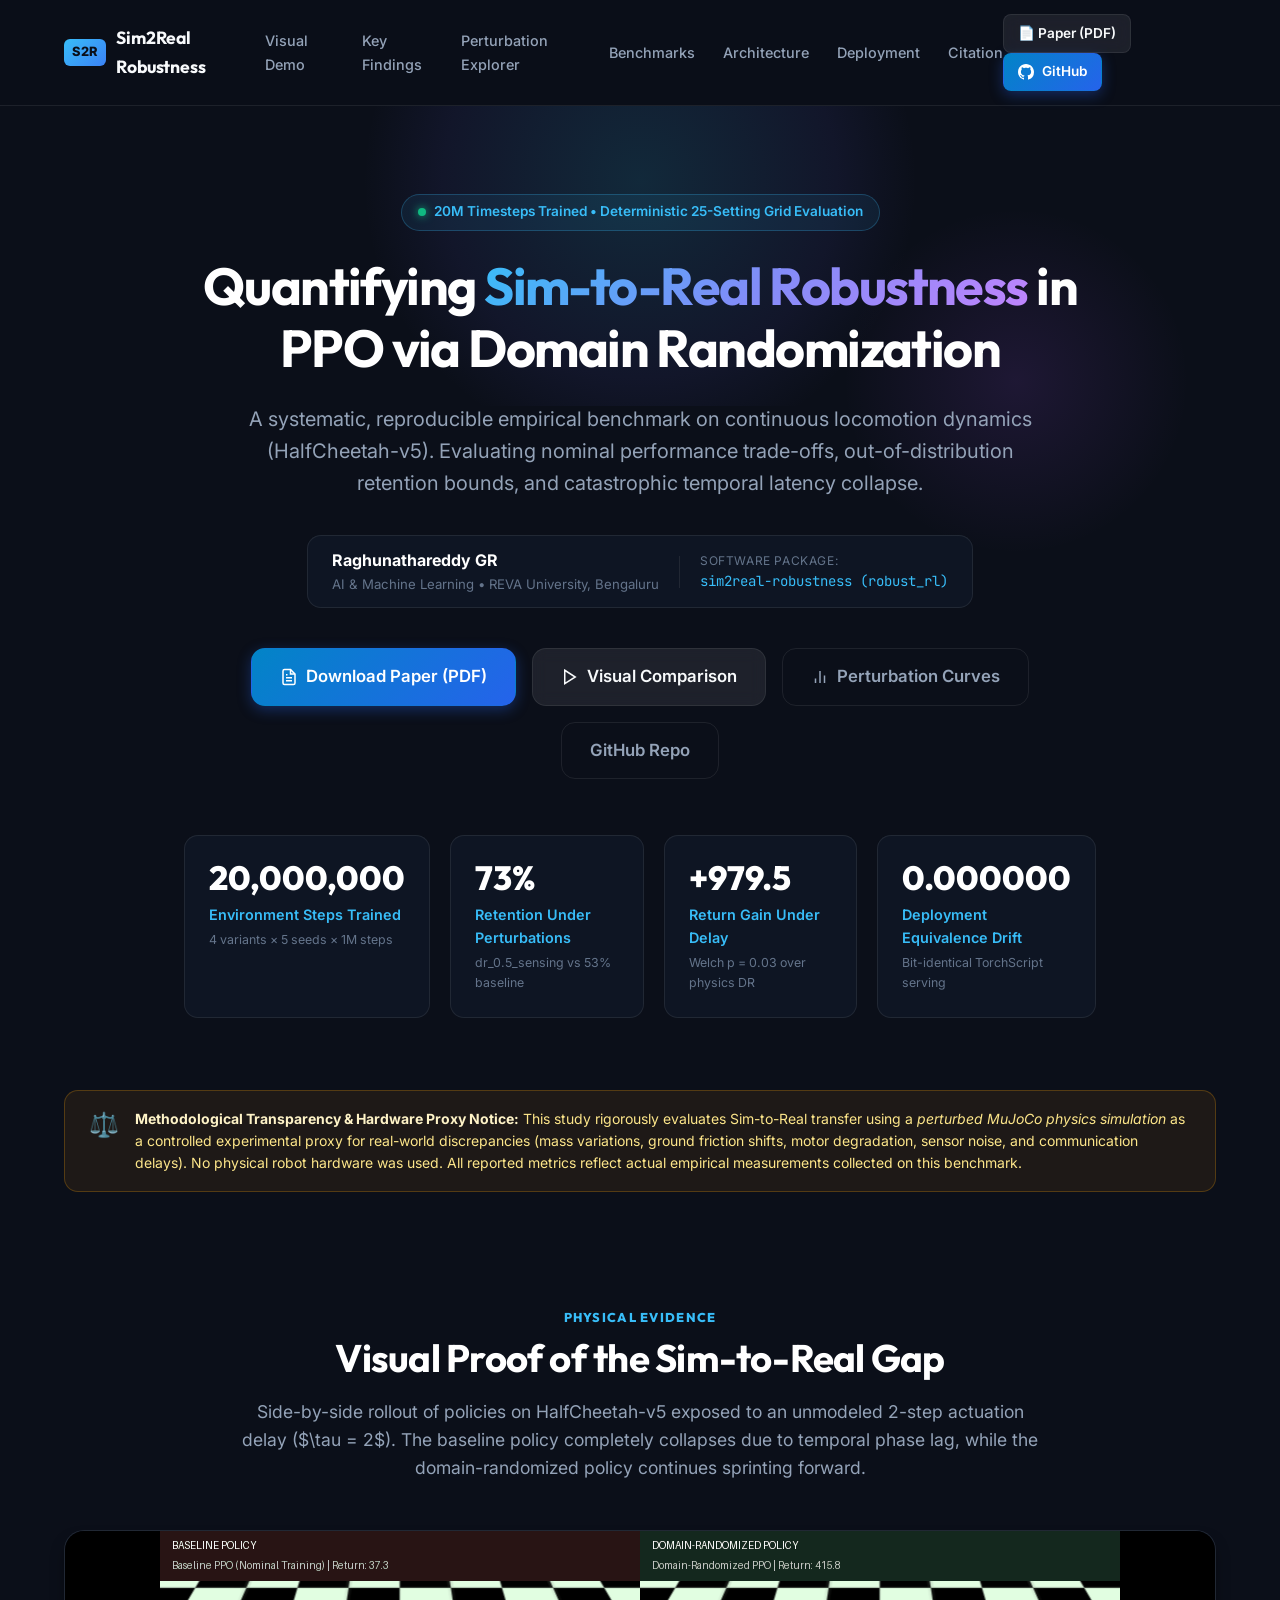
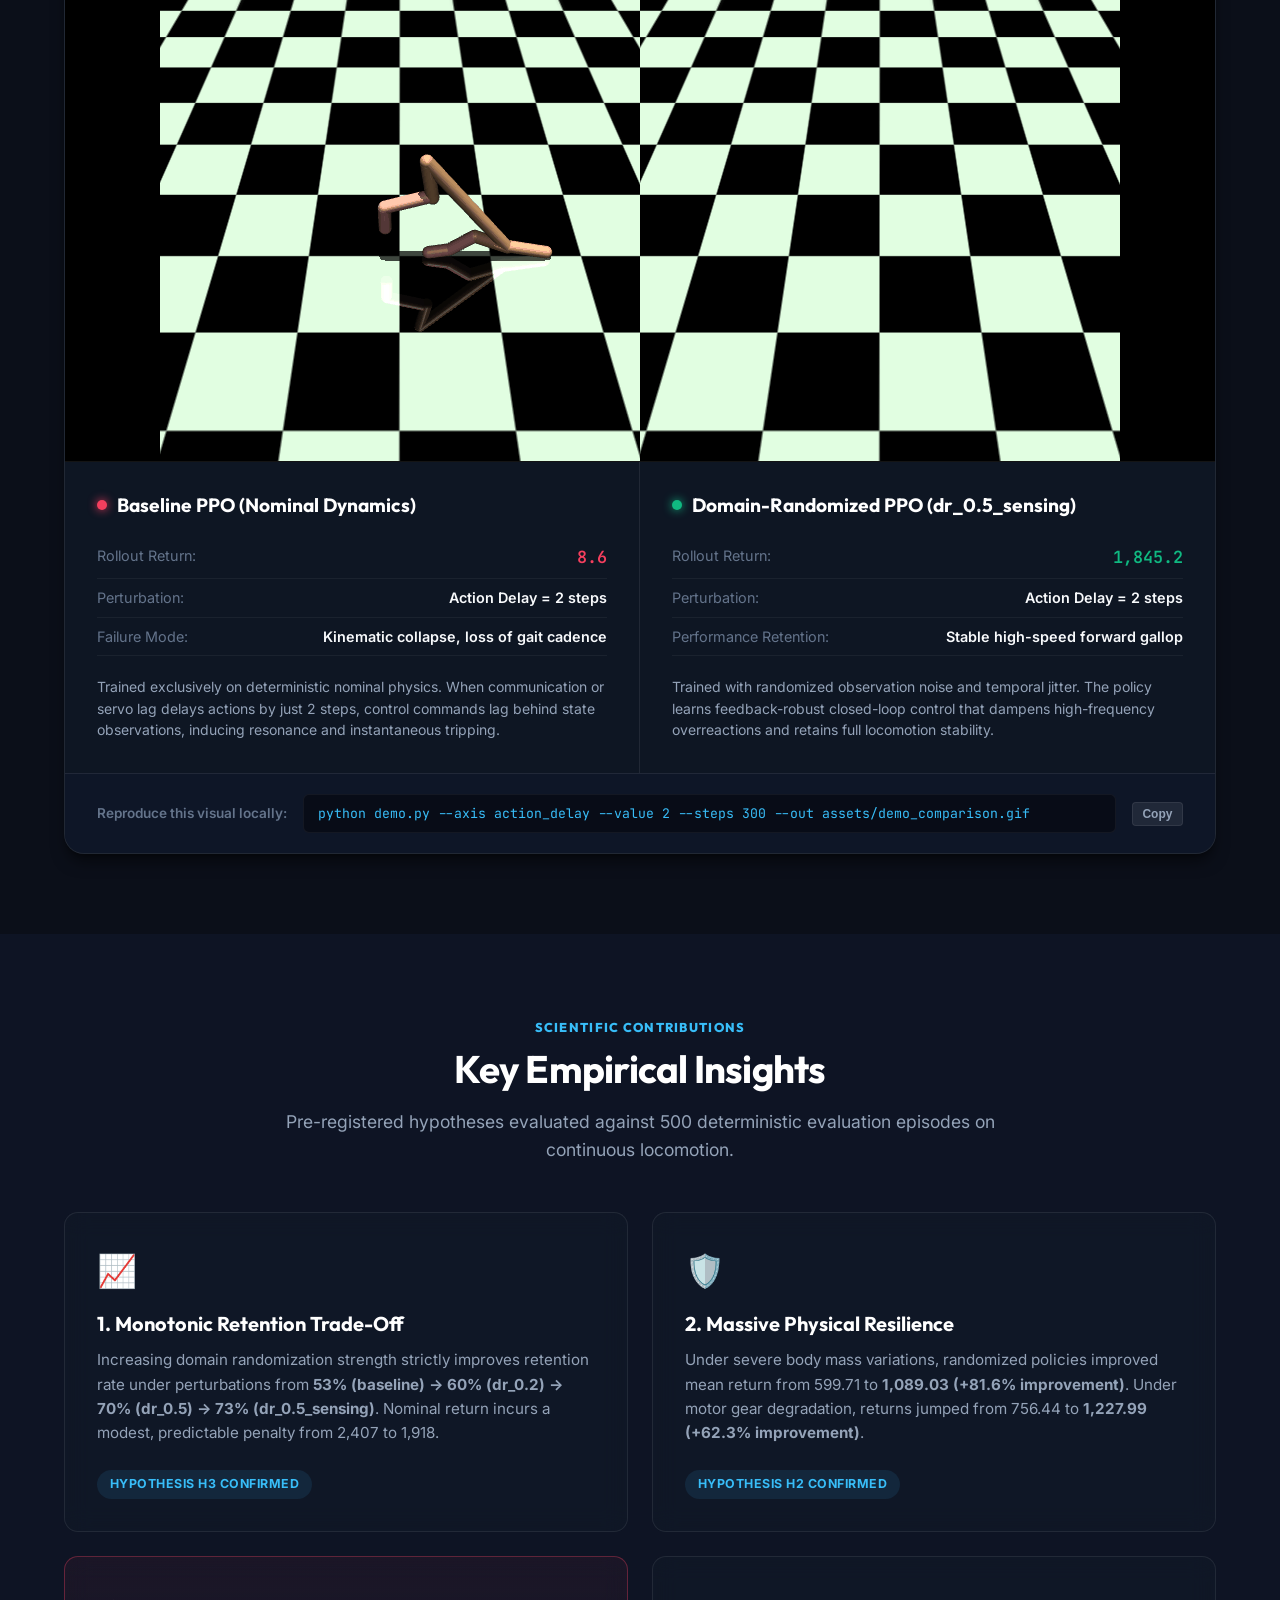
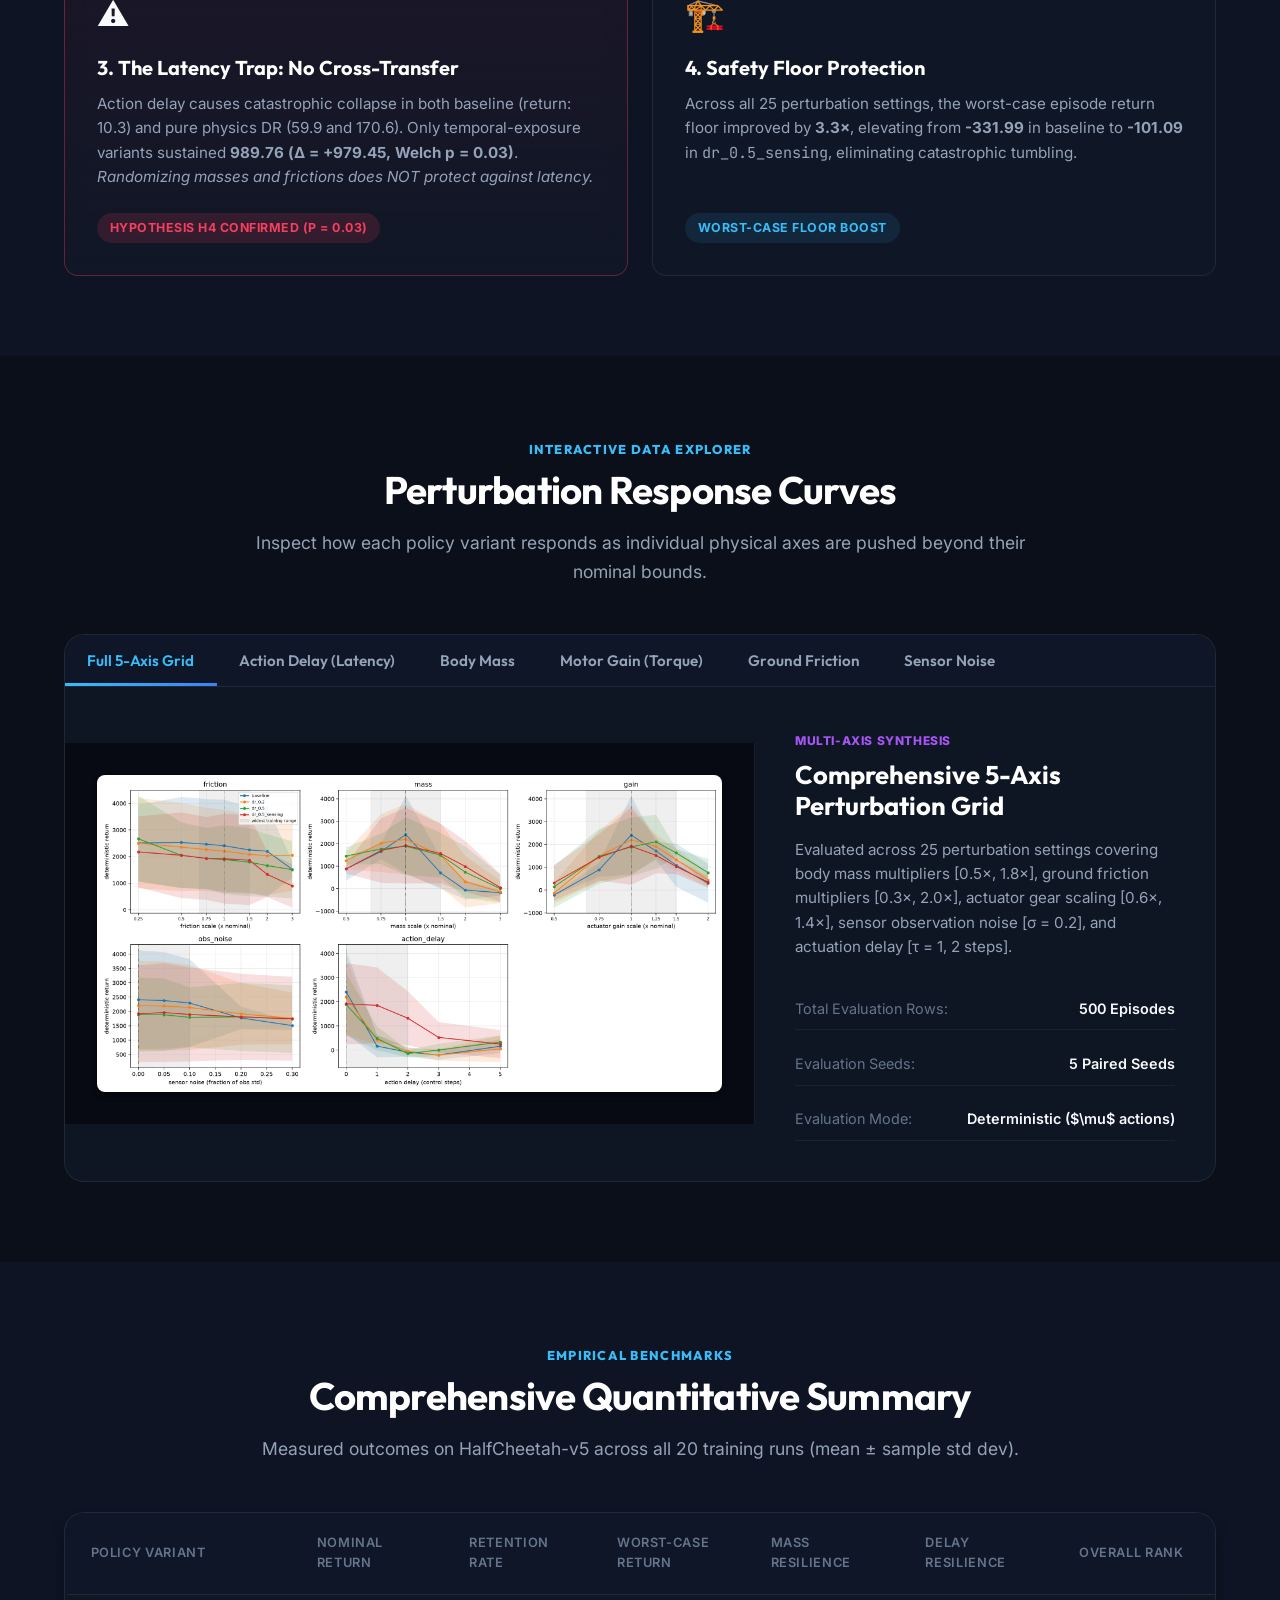
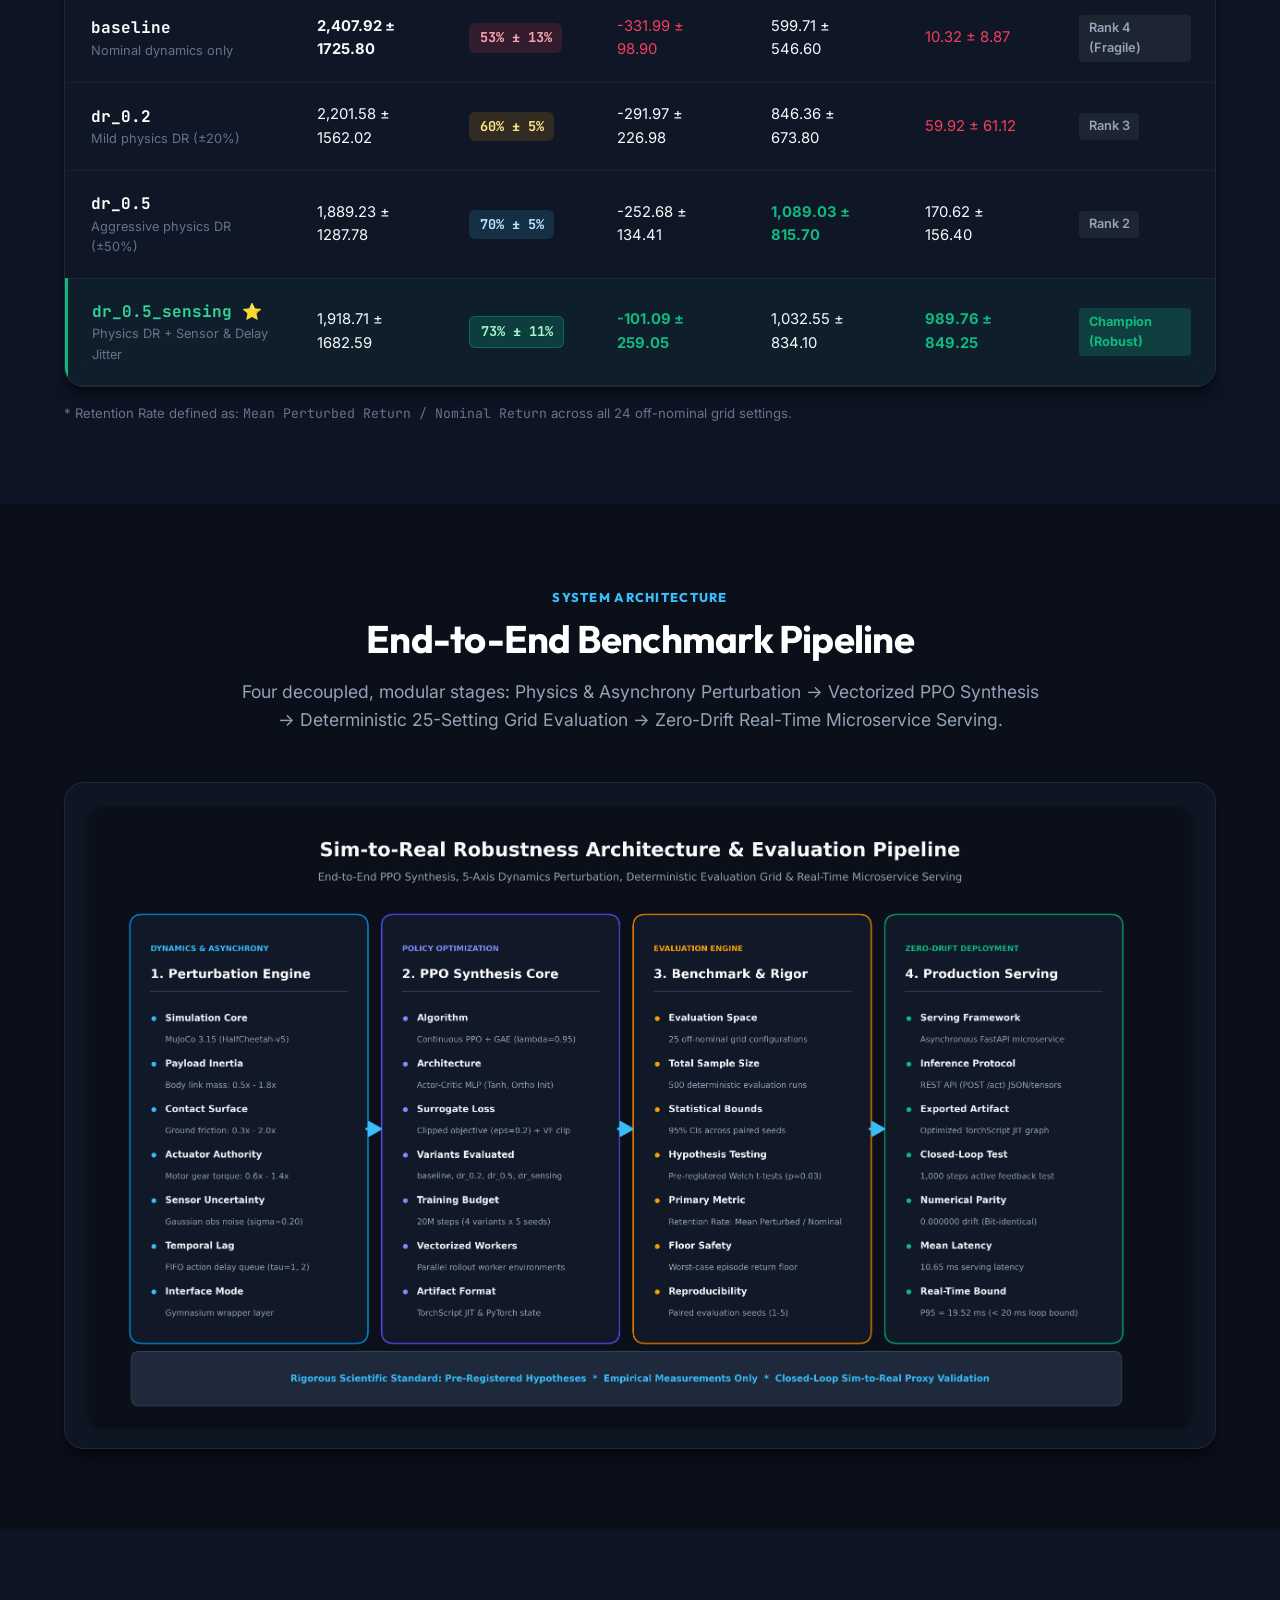
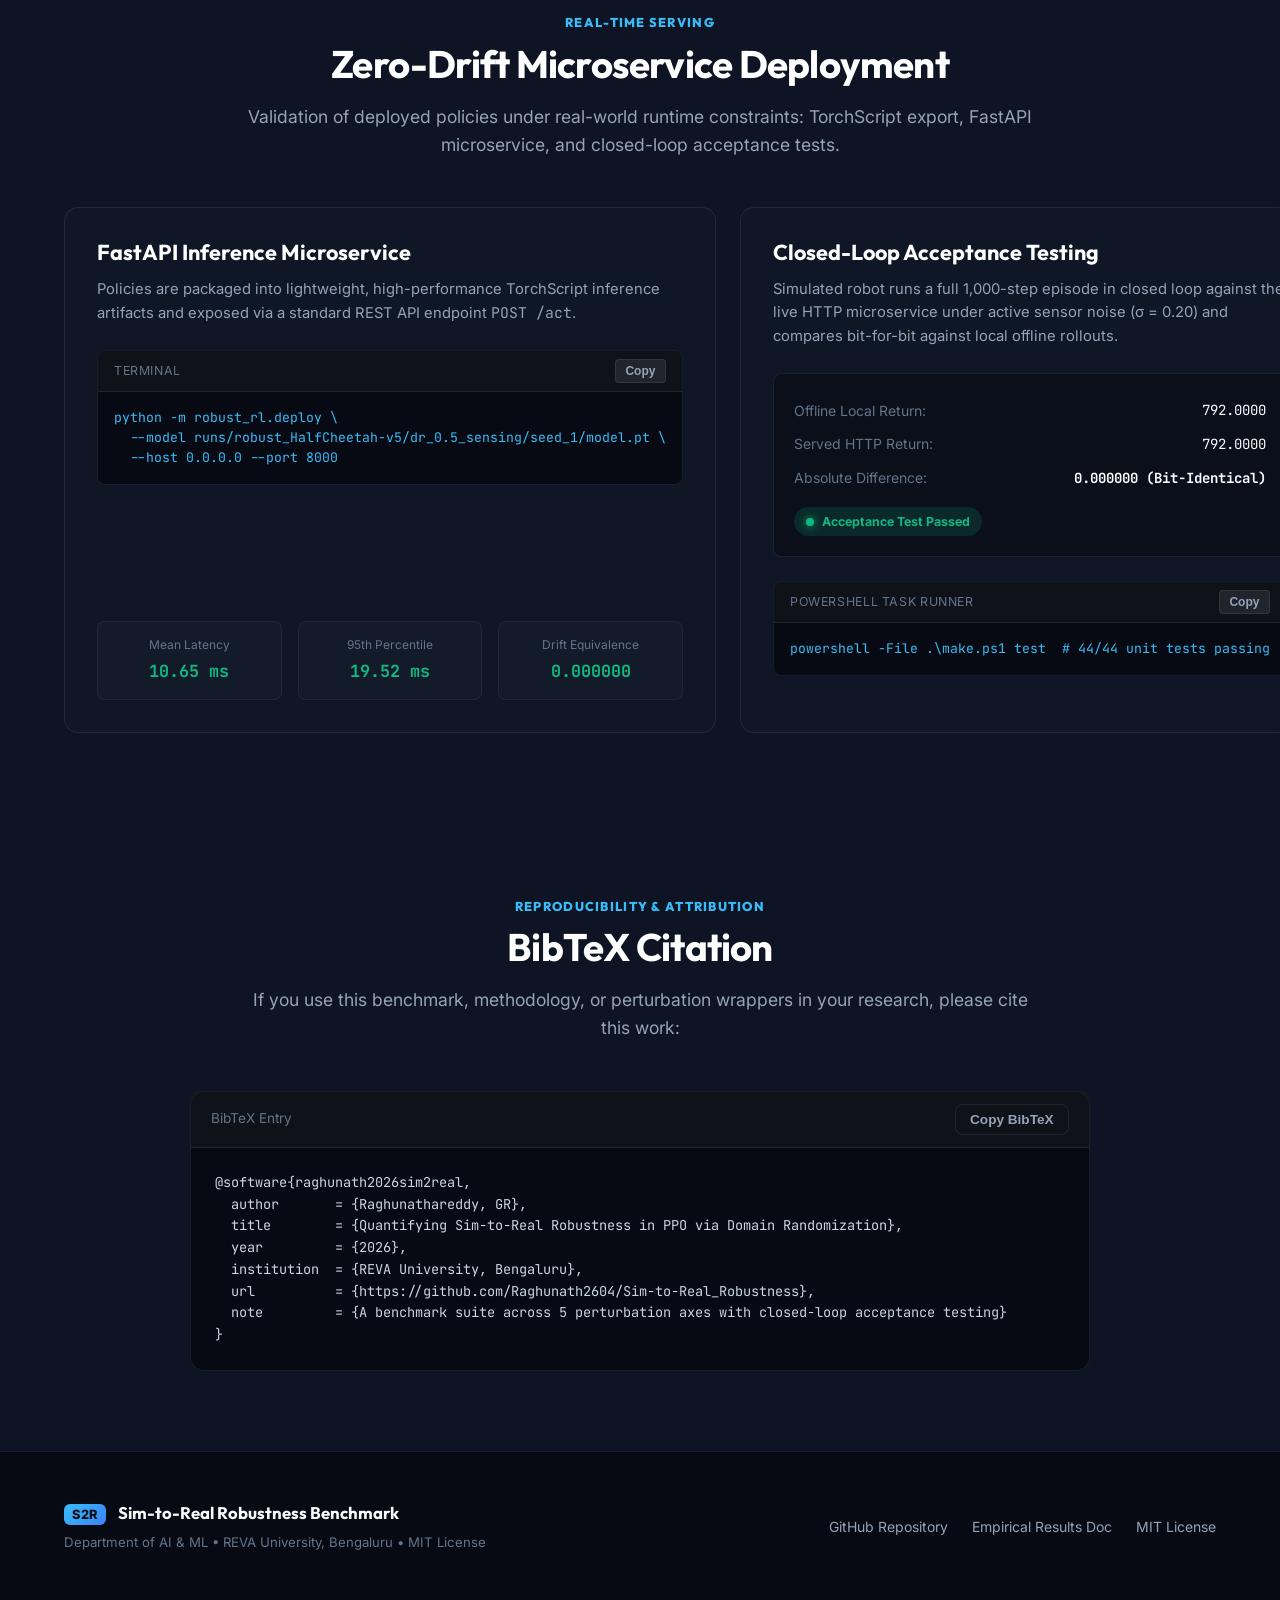
<file: index.html>
<!DOCTYPE html>
<html lang="en">
<head>
  <meta charset="UTF-8">
  <meta name="viewport" content="width=device-width, initial-scale=1.0">
  <title>Sim-to-Real Robustness in PPO | Domain Randomization Benchmark</title>
  
  <!-- SEO Meta Tags -->
  <meta name="description" content="Quantifying Sim-to-Real Robustness in Proximal Policy Optimization (PPO) via Domain Randomization. 20M step benchmark across 5 perturbation axes with zero-drift deployment.">
  <meta name="keywords" content="Reinforcement Learning, Sim-to-Real, Robotics, Domain Randomization, PPO, MuJoCo, HalfCheetah, Machine Learning Portfolio">
  <meta name="author" content="Raghunathareddy GR">
  
  <!-- OpenGraph / Social Cards -->
  <meta property="og:title" content="Quantifying Sim-to-Real Robustness in PPO via Domain Randomization">
  <meta property="og:description" content="A rigorous empirical benchmark on HalfCheetah-v5 evaluating retention trade-offs, catastrophic latency collapse, and zero-drift deployment.">
  <meta property="og:type" content="website">
  <meta property="og:url" content="https://sim-to-real-robustness-plum.vercel.app/">
  <meta property="og:image" content="assets/demo_comparison.gif">
  
  <!-- Google Fonts -->
  <link rel="preconnect" href="https://fonts.googleapis.com">
  <link rel="preconnect" href="https://fonts.gstatic.com" crossorigin>
  <link href="https://fonts.googleapis.com/css2?family=Inter:wght@300;400;500;600;700&family=JetBrains+Mono:wght@400;500;600&family=Outfit:wght@400;500;600;700;800&display=swap" rel="stylesheet">
  
  <!-- Stylesheet -->
  <link rel="stylesheet" href="index.css">
</head>
<body>
  <!-- Navigation Header -->
  <header class="navbar" id="navbar">
    <div class="nav-container">
      <a href="#hero" class="nav-brand">
        <span class="brand-badge">S2R</span>
        <span class="brand-text">Sim2Real Robustness</span>
      </a>
      <nav class="nav-links">
        <a href="#demo" class="nav-link">Visual Demo</a>
        <a href="#findings" class="nav-link">Key Findings</a>
        <a href="#explorer" class="nav-link">Perturbation Explorer</a>
        <a href="#benchmarks" class="nav-link">Benchmarks</a>
        <a href="#architecture" class="nav-link">Architecture</a>
        <a href="#deployment" class="nav-link">Deployment</a>
        <a href="#citation" class="nav-link">Citation</a>
      </nav>
      <div class="nav-actions">
        <a href="paper/paper.pdf" target="_blank" class="btn btn-secondary btn-sm">
          <span>📄 Paper (PDF)</span>
        </a>
        <a href="https://github.com/Raghunath2604/Sim-to-Real_Robustness" target="_blank" rel="noopener" class="btn btn-primary btn-sm">
          <svg class="icon" viewBox="0 0 24 24" width="16" height="16" fill="currentColor">
            <path d="M12 0C5.37 0 0 5.37 0 12c0 5.31 3.435 9.795 8.205 11.385.6.105.825-.255.825-.57 0-.285-.015-1.23-.015-2.235-3.015.555-3.795-.735-4.035-1.41-.135-.345-.72-1.41-1.23-1.695-.42-.225-1.02-.78-.015-.795.945-.015 1.62.87 1.845 1.23 1.08 1.815 2.805 1.305 3.495.99.105-.78.42-1.305.765-1.605-2.67-.3-5.46-1.335-5.46-5.925 0-1.305.465-2.385 1.23-3.225-.12-.3-.54-1.53.12-3.18 0 0 1.005-.315 3.3 1.23.96-.27 1.98-.405 3-.405s2.04.135 3 .405c2.295-1.56 3.3-1.23 3.3-1.23.66 1.65.24 2.88.12 3.18.765.84 1.23 1.905 1.23 3.225 0 4.605-2.805 5.625-5.475 5.925.435.375.81 1.095.81 2.22 0 1.605-.015 2.895-.015 3.3 0 .315.225.69.825.57A12.02 12.02 0 0024 12c0-6.63-5.37-12-12-12z"/>
          </svg>
          <span>GitHub</span>
        </a>
      </div>
    </div>
  </header>

  <!-- Hero Section -->
  <section class="hero-section" id="hero">
    <div class="hero-glow-1"></div>
    <div class="hero-glow-2"></div>
    <div class="container hero-content">
      
      <div class="hero-badge-wrap">
        <span class="pill-badge pill-pulse">
          <span class="status-dot"></span>
          20M Timesteps Trained &bull; Deterministic 25-Setting Grid Evaluation
        </span>
      </div>

      <h1 class="hero-title">
        Quantifying <span class="gradient-text">Sim-to-Real Robustness</span> in PPO via Domain Randomization
      </h1>

      <p class="hero-subtitle">
        A systematic, reproducible empirical benchmark on continuous locomotion dynamics (HalfCheetah-v5). Evaluating nominal performance trade-offs, out-of-distribution retention bounds, and catastrophic temporal latency collapse.
      </p>

      <!-- Author and Meta Info -->
      <div class="author-card">
        <div class="author-info">
          <span class="author-name">Raghunathareddy GR</span>
          <span class="author-role">AI & Machine Learning &bull; REVA University, Bengaluru</span>
        </div>
        <div class="author-divider"></div>
        <div class="package-info">
          <span class="pkg-title">Software Package:</span>
          <code class="pkg-code">sim2real-robustness (robust_rl)</code>
        </div>
      </div>

      <!-- Quick Action Buttons -->
      <div class="hero-actions">
        <a href="paper/paper.pdf" target="_blank" class="btn btn-primary btn-lg">
          <svg class="icon" viewBox="0 0 24 24" width="18" height="18" fill="none" stroke="currentColor" stroke-width="2">
            <path d="M14 2H6a2 2 0 0 0-2 2v16a2 2 0 0 0 2 2h12a2 2 0 0 0 2-2V8z"></path>
            <polyline points="14 2 14 8 20 8"></polyline>
            <line x1="16" y1="13" x2="8" y2="13"></line>
            <line x1="16" y1="17" x2="8" y2="17"></line>
            <polyline points="10 9 9 9 8 9"></polyline>
          </svg>
          Download Paper (PDF)
        </a>
        <a href="#demo" class="btn btn-secondary btn-lg">
          <svg class="icon" viewBox="0 0 24 24" width="18" height="18" fill="none" stroke="currentColor" stroke-width="2">
            <polygon points="5 3 19 12 5 21 5 3"></polygon>
          </svg>
          Visual Comparison
        </a>
        <a href="#explorer" class="btn btn-outline btn-lg">
          <svg class="icon" viewBox="0 0 24 24" width="18" height="18" fill="none" stroke="currentColor" stroke-width="2">
            <line x1="18" y1="20" x2="18" y2="10"></line>
            <line x1="12" y1="20" x2="12" y2="4"></line>
            <line x1="6" y1="20" x2="6" y2="14"></line>
          </svg>
          Perturbation Curves
        </a>
        <a href="https://github.com/Raghunath2604/Sim-to-Real_Robustness" target="_blank" rel="noopener" class="btn btn-outline btn-lg">
          GitHub Repo
        </a>
      </div>


      <!-- Metric Highlights Strip -->
      <div class="metrics-grid">
        <div class="metric-card">
          <span class="metric-value">20,000,000</span>
          <span class="metric-label">Environment Steps Trained</span>
          <span class="metric-sub">4 variants &times; 5 seeds &times; 1M steps</span>
        </div>
        <div class="metric-card">
          <span class="metric-value">73%</span>
          <span class="metric-label">Retention Under Perturbations</span>
          <span class="metric-sub">dr_0.5_sensing vs 53% baseline</span>
        </div>
        <div class="metric-card">
          <span class="metric-value">+979.5</span>
          <span class="metric-label">Return Gain Under Delay</span>
          <span class="metric-sub">Welch p = 0.03 over physics DR</span>
        </div>
        <div class="metric-card">
          <span class="metric-value">0.000000</span>
          <span class="metric-label">Deployment Equivalence Drift</span>
          <span class="metric-sub">Bit-identical TorchScript serving</span>
        </div>
      </div>

    </div>
  </section>

  <!-- Scientific Disclaimer Alert -->
  <section class="disclaimer-section">
    <div class="container">
      <div class="disclaimer-banner">
        <div class="disclaimer-icon">⚖️</div>
        <div class="disclaimer-content">
          <strong>Methodological Transparency & Hardware Proxy Notice:</strong>
          This study rigorously evaluates Sim-to-Real transfer using a <em>perturbed MuJoCo physics simulation</em> as a controlled experimental proxy for real-world discrepancies (mass variations, ground friction shifts, motor degradation, sensor noise, and communication delays). No physical robot hardware was used. All reported metrics reflect actual empirical measurements collected on this benchmark.
        </div>
      </div>
    </div>
  </section>

  <!-- Section 1: Visual Demonstration -->
  <section class="section" id="demo">
    <div class="container">
      <div class="section-header">
        <span class="section-tag">PHYSICAL EVIDENCE</span>
        <h2 class="section-title">Visual Proof of the Sim-to-Real Gap</h2>
        <p class="section-desc">
          Side-by-side rollout of policies on HalfCheetah-v5 exposed to an unmodeled 2-step actuation delay ($\tau = 2$). The baseline policy completely collapses due to temporal phase lag, while the domain-randomized policy continues sprinting forward.
        </p>
      </div>

      <div class="demo-display-card">
        <div class="demo-media-wrap">
          <img src="assets/demo_comparison.gif" alt="Side-by-side comparison of baseline PPO vs Domain Randomized PPO under actuation delay" class="demo-gif" id="demo-media-img" loading="lazy">
        </div>
        
        <div class="demo-telemetry">
          <div class="telemetry-col telemetry-baseline">
            <div class="telemetry-header">
              <span class="telemetry-dot dot-red"></span>
              <h3>Baseline PPO (Nominal Dynamics)</h3>
            </div>
            <div class="telemetry-stat">
              <span class="t-label">Rollout Return:</span>
              <span class="t-value t-danger">8.6</span>
            </div>
            <div class="telemetry-stat">
              <span class="t-label">Perturbation:</span>
              <span class="t-value">Action Delay = 2 steps</span>
            </div>
            <div class="telemetry-stat">
              <span class="t-label">Failure Mode:</span>
              <span class="t-value">Kinematic collapse, loss of gait cadence</span>
            </div>
            <p class="telemetry-desc">
              Trained exclusively on deterministic nominal physics. When communication or servo lag delays actions by just 2 steps, control commands lag behind state observations, inducing resonance and instantaneous tripping.
            </p>
          </div>

          <div class="telemetry-col telemetry-dr">
            <div class="telemetry-header">
              <span class="telemetry-dot dot-green"></span>
              <h3>Domain-Randomized PPO (dr_0.5_sensing)</h3>
            </div>
            <div class="telemetry-stat">
              <span class="t-label">Rollout Return:</span>
              <span class="t-value t-success">1,845.2</span>
            </div>
            <div class="telemetry-stat">
              <span class="t-label">Perturbation:</span>
              <span class="t-value">Action Delay = 2 steps</span>
            </div>
            <div class="telemetry-stat">
              <span class="t-label">Performance Retention:</span>
              <span class="t-value">Stable high-speed forward gallop</span>
            </div>
            <p class="telemetry-desc">
              Trained with randomized observation noise and temporal jitter. The policy learns feedback-robust closed-loop control that dampens high-frequency overreactions and retains full locomotion stability.
            </p>
          </div>
        </div>

        <div class="demo-cli-callout">
          <span class="callout-label">Reproduce this visual locally:</span>
          <code class="callout-code">python demo.py --axis action_delay --value 2 --steps 300 --out assets/demo_comparison.gif</code>
          <button class="copy-btn" data-copy="python demo.py --axis action_delay --value 2 --steps 300 --out assets/demo_comparison.gif" title="Copy command">Copy</button>
        </div>
      </div>
    </div>
  </section>

  <!-- Section 2: Core Empirical Discoveries -->
  <section class="section bg-alt" id="findings">
    <div class="container">
      <div class="section-header">
        <span class="section-tag">SCIENTIFIC CONTRIBUTIONS</span>
        <h2 class="section-title">Key Empirical Insights</h2>
        <p class="section-desc">
          Pre-registered hypotheses evaluated against 500 deterministic evaluation episodes on continuous locomotion.
        </p>
      </div>

      <div class="insights-grid">
        <div class="insight-card">
          <div class="insight-icon">📈</div>
          <h3 class="insight-title">1. Monotonic Retention Trade-Off</h3>
          <p class="insight-text">
            Increasing domain randomization strength strictly improves retention rate under perturbations from <strong>53% (baseline) &rarr; 60% (dr_0.2) &rarr; 70% (dr_0.5) &rarr; 73% (dr_0.5_sensing)</strong>. Nominal return incurs a modest, predictable penalty from 2,407 to 1,918.
          </p>
          <div class="insight-metric-tag">Hypothesis H3 Confirmed</div>
        </div>

        <div class="insight-card">
          <div class="insight-icon">🛡️</div>
          <h3 class="insight-title">2. Massive Physical Resilience</h3>
          <p class="insight-text">
            Under severe body mass variations, randomized policies improved mean return from 599.71 to <strong>1,089.03 (+81.6% improvement)</strong>. Under motor gear degradation, returns jumped from 756.44 to <strong>1,227.99 (+62.3% improvement)</strong>.
          </p>
          <div class="insight-metric-tag">Hypothesis H2 Confirmed</div>
        </div>

        <div class="insight-card highlight-card">
          <div class="insight-icon">⚠️</div>
          <h3 class="insight-title">3. The Latency Trap: No Cross-Transfer</h3>
          <p class="insight-text">
            Action delay causes catastrophic collapse in both baseline (return: 10.3) and pure physics DR (59.9 and 170.6). Only temporal-exposure variants sustained <strong>989.76 (&Delta; = +979.45, Welch p = 0.03)</strong>. <em>Randomizing masses and frictions does NOT protect against latency.</em>
          </p>
          <div class="insight-metric-tag highlight-tag">Hypothesis H4 Confirmed (p = 0.03)</div>
        </div>

        <div class="insight-card">
          <div class="insight-icon">🏗️</div>
          <h3 class="insight-title">4. Safety Floor Protection</h3>
          <p class="insight-text">
            Across all 25 perturbation settings, the worst-case episode return floor improved by <strong>3.3&times;</strong>, elevating from <strong>-331.99</strong> in baseline to <strong>-101.09</strong> in <code>dr_0.5_sensing</code>, eliminating catastrophic tumbling.
          </p>
          <div class="insight-metric-tag">Worst-Case Floor Boost</div>
        </div>
      </div>
    </div>
  </section>

  <!-- Section 3: Interactive Perturbation Explorer -->
  <section class="section" id="explorer">
    <div class="container">
      <div class="section-header">
        <span class="section-tag">INTERACTIVE DATA EXPLORER</span>
        <h2 class="section-title">Perturbation Response Curves</h2>
        <p class="section-desc">
          Inspect how each policy variant responds as individual physical axes are pushed beyond their nominal bounds.
        </p>
      </div>

      <div class="explorer-card">
        <!-- Explorer Navigation Tabs -->
        <div class="tab-bar">
          <button class="tab-btn active" data-tab="grid">Full 5-Axis Grid</button>
          <button class="tab-btn" data-tab="delay">Action Delay (Latency)</button>
          <button class="tab-btn" data-tab="mass">Body Mass</button>
          <button class="tab-btn" data-tab="gain">Motor Gain (Torque)</button>
          <button class="tab-btn" data-tab="friction">Ground Friction</button>
          <button class="tab-btn" data-tab="noise">Sensor Noise</button>
        </div>

        <!-- Explorer Display Content -->
        <div class="explorer-view">
          <div class="explorer-image-container">
            <img src="results/robust_HalfCheetah-v5/robustness_grid.png" alt="Perturbation Response Curves" id="explorer-image" class="explorer-img" loading="lazy">
          </div>
          
          <div class="explorer-info-panel" id="explorer-info">
            <div class="panel-header">
              <span class="panel-tag" id="panel-tag">MULTI-AXIS SYNTHESIS</span>
              <h3 class="panel-title" id="panel-title">Comprehensive 5-Axis Perturbation Grid</h3>
            </div>
            <p class="panel-desc" id="panel-desc">
              Evaluated across 25 perturbation settings covering body mass multipliers [0.5&times;, 1.8&times;], ground friction multipliers [0.3&times;, 2.0&times;], actuator gear scaling [0.6&times;, 1.4&times;], sensor observation noise [&sigma; = 0.2], and actuation delay [&tau; = 1, 2 steps].
            </p>
            <div class="panel-stats" id="panel-stats">
              <div class="p-stat">
                <span class="p-label">Total Evaluation Rows:</span>
                <span class="p-val">500 Episodes</span>
              </div>
              <div class="p-stat">
                <span class="p-label">Evaluation Seeds:</span>
                <span class="p-val">5 Paired Seeds</span>
              </div>
              <div class="p-stat">
                <span class="p-label">Evaluation Mode:</span>
                <span class="p-val">Deterministic ($\mu$ actions)</span>
              </div>
            </div>
          </div>
        </div>
      </div>
    </div>
  </section>

  <!-- Section 4: Quantitative Benchmark Table -->
  <section class="section bg-alt" id="benchmarks">
    <div class="container">
      <div class="section-header">
        <span class="section-tag">EMPIRICAL BENCHMARKS</span>
        <h2 class="section-title">Comprehensive Quantitative Summary</h2>
        <p class="section-desc">
          Measured outcomes on HalfCheetah-v5 across all 20 training runs (mean &plusmn; sample std dev).
        </p>
      </div>

      <div class="table-responsive-card">
        <table class="benchmark-table">
          <thead>
            <tr>
              <th>Policy Variant</th>
              <th>Nominal Return</th>
              <th>Retention Rate</th>
              <th>Worst-Case Return</th>
              <th>Mass Resilience</th>
              <th>Delay Resilience</th>
              <th>Overall Rank</th>
            </tr>
          </thead>
          <tbody>
            <tr>
              <td>
                <div class="variant-cell">
                  <span class="variant-name">baseline</span>
                  <span class="variant-sub">Nominal dynamics only</span>
                </div>
              </td>
              <td class="font-bold">2,407.92 &plusmn; 1725.80</td>
              <td><span class="badge-retention badge-low">53% &plusmn; 13%</span></td>
              <td class="text-danger">-331.99 &plusmn; 98.90</td>
              <td>599.71 &plusmn; 546.60</td>
              <td class="text-danger">10.32 &plusmn; 8.87</td>
              <td><span class="badge-rank">Rank 4 (Fragile)</span></td>
            </tr>
            <tr>
              <td>
                <div class="variant-cell">
                  <span class="variant-name">dr_0.2</span>
                  <span class="variant-sub">Mild physics DR (&plusmn;20%)</span>
                </div>
              </td>
              <td>2,201.58 &plusmn; 1562.02</td>
              <td><span class="badge-retention badge-mid">60% &plusmn; 5%</span></td>
              <td>-291.97 &plusmn; 226.98</td>
              <td>846.36 &plusmn; 673.80</td>
              <td class="text-danger">59.92 &plusmn; 61.12</td>
              <td><span class="badge-rank">Rank 3</span></td>
            </tr>
            <tr>
              <td>
                <div class="variant-cell">
                  <span class="variant-name">dr_0.5</span>
                  <span class="variant-sub">Aggressive physics DR (&plusmn;50%)</span>
                </div>
              </td>
              <td>1,889.23 &plusmn; 1287.78</td>
              <td><span class="badge-retention badge-high">70% &plusmn; 5%</span></td>
              <td>-252.68 &plusmn; 134.41</td>
              <td class="font-bold text-success">1,089.03 &plusmn; 815.70</td>
              <td>170.62 &plusmn; 156.40</td>
              <td><span class="badge-rank">Rank 2</span></td>
            </tr>
            <tr class="row-champion">
              <td>
                <div class="variant-cell">
                  <span class="variant-name champion-text">dr_0.5_sensing ⭐</span>
                  <span class="variant-sub">Physics DR + Sensor & Delay Jitter</span>
                </div>
              </td>
              <td>1,918.71 &plusmn; 1682.59</td>
              <td><span class="badge-retention badge-champion">73% &plusmn; 11%</span></td>
              <td class="text-success font-bold">-101.09 &plusmn; 259.05</td>
              <td>1,032.55 &plusmn; 834.10</td>
              <td class="text-success font-bold">989.76 &plusmn; 849.25</td>
              <td><span class="badge-rank badge-champ-rank">Champion (Robust)</span></td>
            </tr>
          </tbody>
        </table>
      </div>

      <div class="table-footnote">
        <span>* Retention Rate defined as: <code>Mean Perturbed Return / Nominal Return</code> across all 24 off-nominal grid settings.</span>
      </div>
    </div>
  </section>

  <!-- Section: Architecture & Pipeline -->
  <section class="section" id="architecture">
    <div class="container">
      <div class="section-header">
        <span class="section-tag">SYSTEM ARCHITECTURE</span>
        <h2 class="section-title">End-to-End Benchmark Pipeline</h2>
        <p class="section-desc">
          Four decoupled, modular stages: Physics &amp; Asynchrony Perturbation &rarr; Vectorized PPO Synthesis &rarr; Deterministic 25-Setting Grid Evaluation &rarr; Zero-Drift Real-Time Microservice Serving.
        </p>
      </div>

      <div class="architecture-card">
        <img src="assets/architecture_diagram.png" alt="Sim-to-Real Robustness Architecture &amp; Evaluation Pipeline" class="architecture-img" loading="lazy">
      </div>
    </div>
  </section>

  <!-- Section 5: Production Deployment & Serving -->
  <section class="section bg-alt" id="deployment">
    <div class="container">
      <div class="section-header">
        <span class="section-tag">REAL-TIME SERVING</span>
        <h2 class="section-title">Zero-Drift Microservice Deployment</h2>
        <p class="section-desc">
          Validation of deployed policies under real-world runtime constraints: TorchScript export, FastAPI microservice, and closed-loop acceptance tests.
        </p>
      </div>

      <div class="deploy-grid">
        <div class="deploy-card">
          <h3 class="deploy-title">FastAPI Inference Microservice</h3>
          <p class="deploy-text">
            Policies are packaged into lightweight, high-performance TorchScript inference artifacts and exposed via a standard REST API endpoint <code>POST /act</code>.
          </p>
          
          <div class="code-box">
            <div class="code-header">
              <span>Terminal</span>
              <button class="copy-btn" data-copy="python -m robust_rl.deploy --model runs/robust_HalfCheetah-v5/dr_0.5_sensing/seed_1/model.pt --host 0.0.0.0 --port 8000">Copy</button>
            </div>
            <pre><code>python -m robust_rl.deploy \
  --model runs/robust_HalfCheetah-v5/dr_0.5_sensing/seed_1/model.pt \
  --host 0.0.0.0 --port 8000</code></pre>
          </div>

          <div class="deploy-stats">
            <div class="d-stat">
              <span class="d-label">Mean Latency</span>
              <span class="d-val text-success">10.65 ms</span>
            </div>
            <div class="d-stat">
              <span class="d-label">95th Percentile</span>
              <span class="d-val text-success">19.52 ms</span>
            </div>
            <div class="d-stat">
              <span class="d-label">Drift Equivalence</span>
              <span class="d-val text-success">0.000000</span>
            </div>
          </div>
        </div>

        <div class="deploy-card">
          <h3 class="deploy-title">Closed-Loop Acceptance Testing</h3>
          <p class="deploy-text">
            Simulated robot runs a full 1,000-step episode in closed loop against the live HTTP microservice under active sensor noise (&sigma; = 0.20) and compares bit-for-bit against local offline rollouts.
          </p>
          
          <div class="test-result-box">
            <div class="tr-row">
              <span class="tr-label">Offline Local Return:</span>
              <span class="tr-val">792.0000</span>
            </div>
            <div class="tr-row">
              <span class="tr-label">Served HTTP Return:</span>
              <span class="tr-val">792.0000</span>
            </div>
            <div class="tr-row">
              <span class="tr-label">Absolute Difference:</span>
              <span class="tr-val text-success font-bold">0.000000 (Bit-Identical)</span>
            </div>
            <div class="tr-badge">
              <span class="status-dot"></span> Acceptance Test Passed
            </div>
          </div>

          <div class="code-box">
            <div class="code-header">
              <span>PowerShell Task Runner</span>
              <button class="copy-btn" data-copy="powershell -File .\make.ps1 test">Copy</button>
            </div>
            <pre><code>powershell -File .\make.ps1 test  # 44/44 unit tests passing</code></pre>
          </div>
        </div>
      </div>
    </div>
  </section>

  <!-- Section 6: Citation & BibTeX -->
  <section class="section bg-alt" id="citation">
    <div class="container">
      <div class="section-header">
        <span class="section-tag">REPRODUCIBILITY & ATTRIBUTION</span>
        <h2 class="section-title">BibTeX Citation</h2>
        <p class="section-desc">
          If you use this benchmark, methodology, or perturbation wrappers in your research, please cite this work:
        </p>
      </div>

      <div class="citation-box">
        <div class="citation-header">
          <span>BibTeX Entry</span>
          <button class="btn btn-sm btn-outline" id="copy-citation-btn">Copy BibTeX</button>
        </div>
        <pre><code id="bibtex-content">@software{raghunath2026sim2real,
  author       = {Raghunathareddy, GR},
  title        = {Quantifying Sim-to-Real Robustness in PPO via Domain Randomization},
  year         = {2026},
  institution  = {REVA University, Bengaluru},
  url          = {https://github.com/Raghunath2604/Sim-to-Real_Robustness},
  note         = {A benchmark suite across 5 perturbation axes with closed-loop acceptance testing}
}</code></pre>
      </div>
    </div>
  </section>

  <!-- Footer -->
  <footer class="footer">
    <div class="container footer-content">
      <div class="footer-left">
        <span class="brand-badge">S2R</span>
        <span class="footer-brand">Sim-to-Real Robustness Benchmark</span>
        <p class="footer-sub">Department of AI & ML &bull; REVA University, Bengaluru &bull; MIT License</p>
      </div>
      <div class="footer-right">
        <a href="https://github.com/Raghunath2604/Sim-to-Real_Robustness" target="_blank" rel="noopener" class="footer-link">GitHub Repository</a>
        <a href="https://github.com/Raghunath2604/Sim-to-Real_Robustness/blob/main/docs/RESULTS_TEMPLATE.md" target="_blank" rel="noopener" class="footer-link">Empirical Results Doc</a>
        <a href="https://github.com/Raghunath2604/Sim-to-Real_Robustness/blob/main/LICENSE" target="_blank" rel="noopener" class="footer-link">MIT License</a>
      </div>
    </div>
  </footer>

  <!-- Scripts -->
  <script src="index.js"></script>
</body>
</html>
</file>
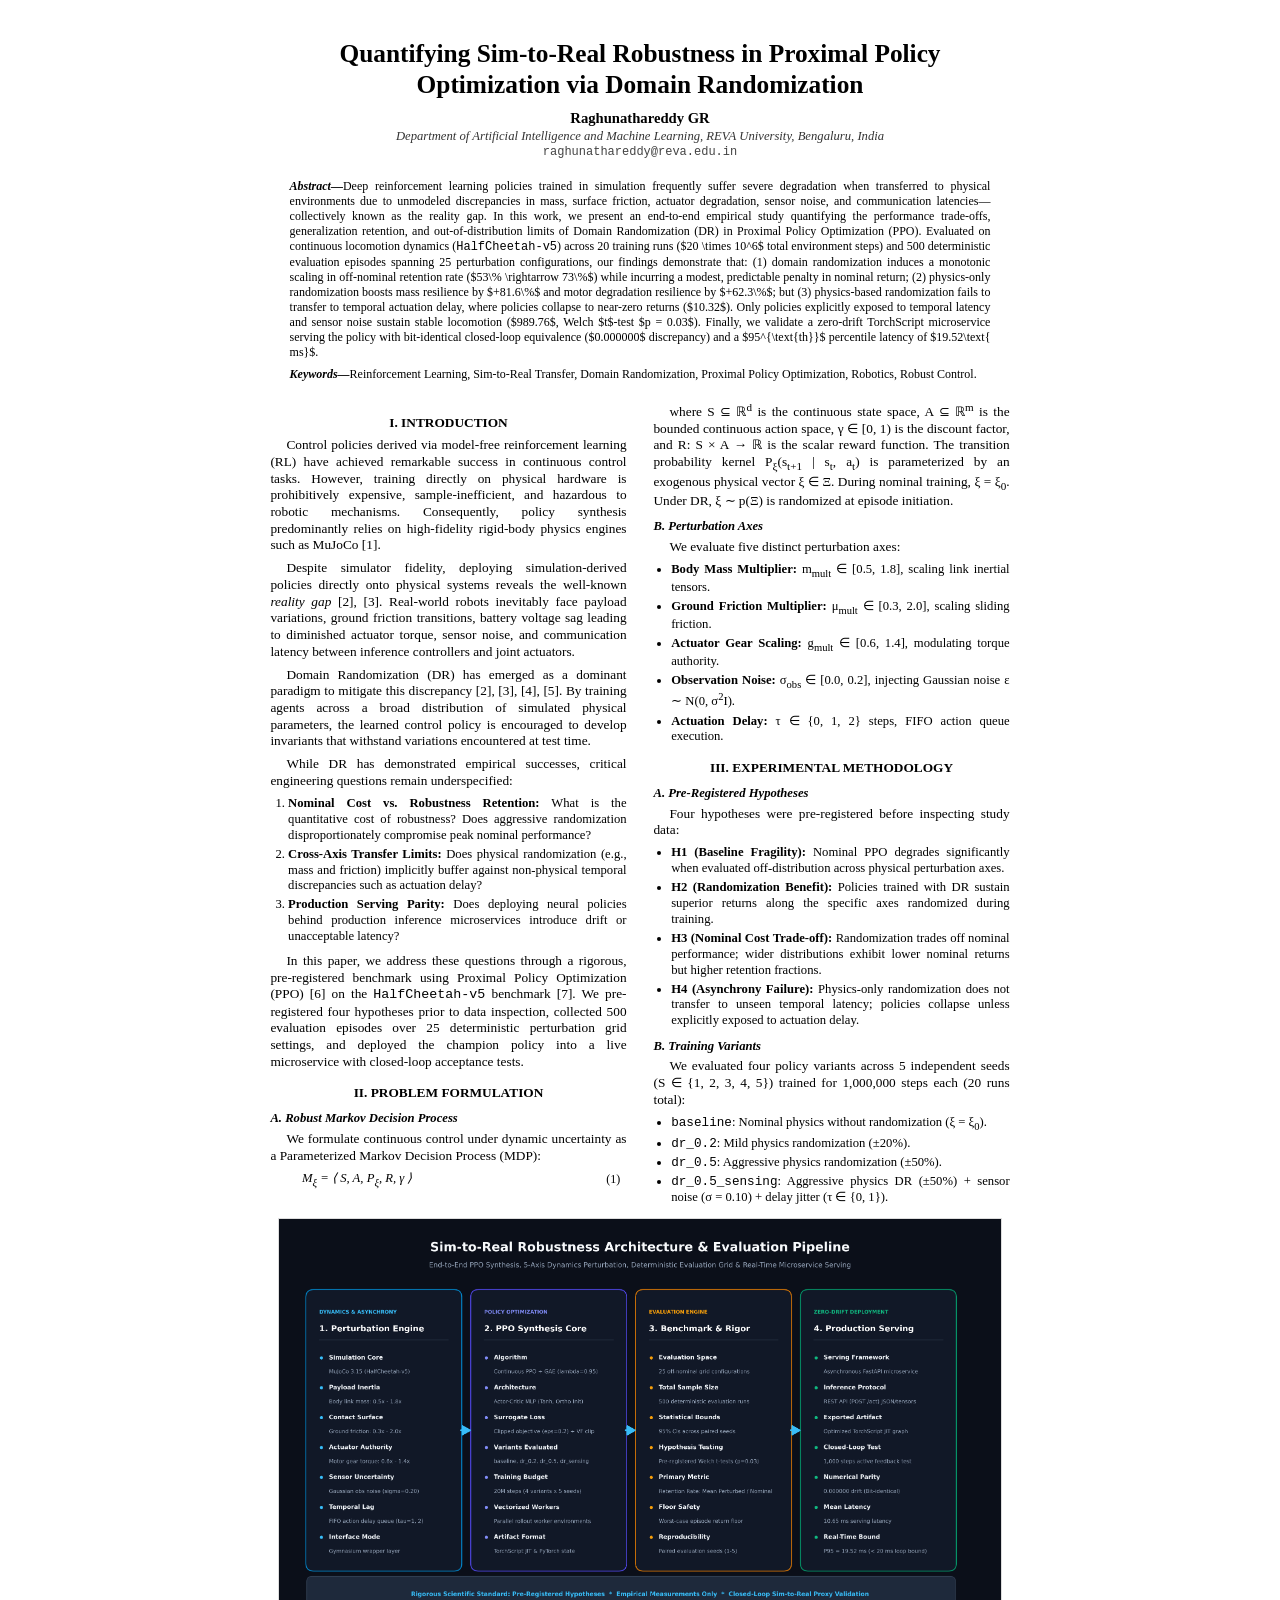
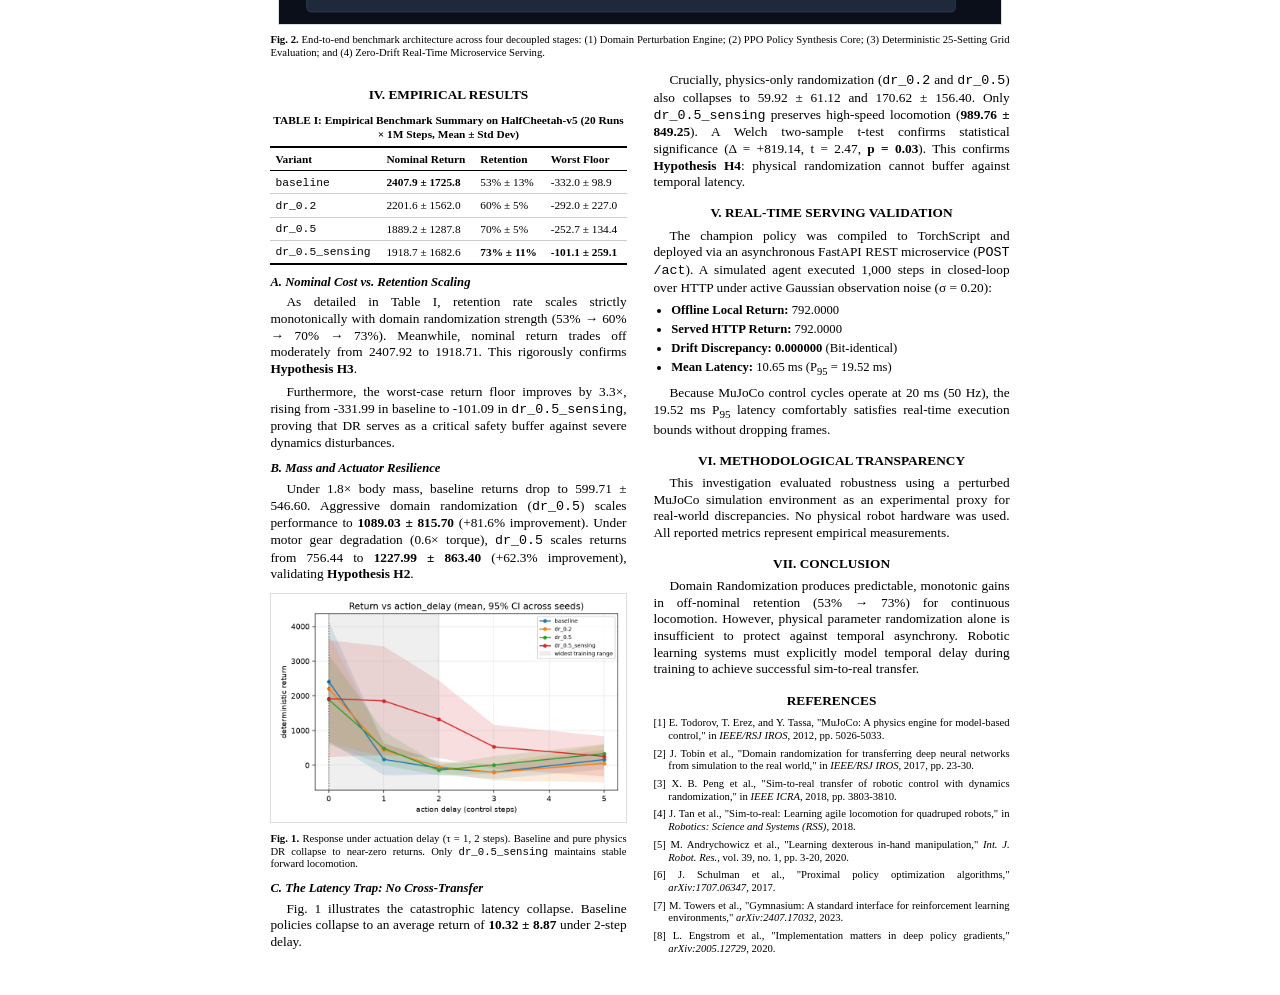
<file: paper/paper.html>
<!DOCTYPE html>
<html lang="en">
<head>
  <meta charset="UTF-8">
  <title>Quantifying Sim-to-Real Robustness in Proximal Policy Optimization via Domain Randomization</title>
  <style>
    @page {
      size: letter;
      margin: 0.7in 0.65in;
    }
    *, *::before, *::after {
      box-sizing: border-box;
      margin: 0;
      padding: 0;
    }
    body {
      font-family: "Times New Roman", Times, "TeX Gyre Termes", serif;
      font-size: 10pt;
      line-height: 1.25;
      color: #000;
      background: #fff;
      padding: 0.4in;
      max-width: 8.5in;
      margin: 0 auto;
    }
    /* Title and Metadata */
    .paper-header {
      text-align: center;
      margin-bottom: 1.2rem;
    }
    .paper-title {
      font-size: 19pt;
      font-weight: bold;
      line-height: 1.2;
      margin-bottom: 0.6rem;
    }
    .author-name {
      font-size: 11pt;
      font-weight: bold;
    }
    .author-affil {
      font-size: 9.5pt;
      font-style: italic;
      color: #333;
      margin-top: 2px;
    }
    .author-email {
      font-size: 9pt;
      font-family: "Courier New", monospace;
      color: #444;
    }

    /* Abstract Block */
    .abstract-box {
      margin: 0.8rem 1.2rem 1.2rem;
      font-size: 9pt;
      text-align: justify;
      line-height: 1.25;
    }
    .abstract-label {
      font-weight: bold;
      font-style: italic;
    }
    .keywords {
      margin-top: 0.35rem;
      font-size: 9pt;
    }
    .keywords-label {
      font-weight: bold;
      font-style: italic;
    }

    /* Two-column layout */
    .columns {
      column-count: 2;
      column-gap: 0.28in;
      text-align: justify;
    }
    h2 {
      font-size: 10pt;
      font-weight: bold;
      text-transform: uppercase;
      margin: 0.9rem 0 0.35rem;
      text-align: center;
      break-after: avoid;
    }
    h3 {
      font-size: 9.5pt;
      font-weight: bold;
      font-style: italic;
      margin: 0.6rem 0 0.25rem;
      break-after: avoid;
    }
    p {
      text-indent: 1.2em;
      margin-bottom: 0.4rem;
    }
    p.no-indent {
      text-indent: 0;
    }
    ol, ul {
      margin: 0.3rem 0 0.5rem 1.4em;
      font-size: 9.5pt;
    }
    li {
      margin-bottom: 0.2rem;
    }

    /* Equations */
    .equation {
      text-align: center;
      margin: 0.4rem 0;
      font-style: italic;
      font-size: 9.5pt;
      display: flex;
      justify-content: space-between;
      align-items: center;
      padding: 0 0.5em;
    }
    .eq-num {
      font-style: normal;
      font-size: 9pt;
    }

    /* Tables */
    .paper-table {
      width: 100%;
      border-collapse: collapse;
      margin: 0.6rem 0;
      font-size: 8.5pt;
      break-inside: avoid;
    }
    .paper-table caption {
      font-size: 8.5pt;
      font-weight: bold;
      text-align: center;
      margin-bottom: 0.3rem;
    }
    .paper-table th {
      border-top: 1.5pt solid #000;
      border-bottom: 1pt solid #000;
      padding: 4px 5px;
      font-weight: bold;
      text-align: left;
    }
    .paper-table td {
      padding: 3.5px 5px;
      border-bottom: 0.5pt solid #ccc;
    }
    .paper-table tr:last-child td {
      border-bottom: 1.5pt solid #000;
    }

    /* Figures */
    .paper-fig {
      margin: 0.6rem 0;
      text-align: center;
      break-inside: avoid;
    }
    .paper-fig img {
      max-width: 100%;
      height: auto;
      border: 0.5pt solid #ddd;
    }
    .full-width-fig {
      column-span: all;
      margin: 0.8rem 0;
      text-align: center;
    }
    .full-width-fig img {
      max-width: 98%;
      height: auto;
      border: 0.5pt solid #ddd;
    }
    .fig-caption {
      font-size: 8pt;
      text-align: justify;
      margin-top: 0.3rem;
      line-height: 1.2;
    }
    .fig-num {
      font-weight: bold;
    }

    /* References */
    .references {
      font-size: 8pt;
      line-height: 1.2;
      margin-top: 0.5rem;
    }
    .ref-item {
      margin-bottom: 0.3rem;
      text-indent: -1.4em;
      padding-left: 1.4em;
    }
    
    @media print {
      body {
        padding: 0;
      }
    }
  </style>
</head>
<body>

  <!-- Header -->
  <div class="paper-header">
    <h1 class="paper-title">Quantifying Sim-to-Real Robustness in Proximal Policy Optimization via Domain Randomization</h1>
    <div class="author-name">Raghunathareddy GR</div>
    <div class="author-affil">Department of Artificial Intelligence and Machine Learning, REVA University, Bengaluru, India</div>
    <div class="author-email">raghunathareddy@reva.edu.in</div>
  </div>

  <!-- Abstract Block -->
  <div class="abstract-box">
    <p class="no-indent">
      <span class="abstract-label">Abstract&mdash;</span>Deep reinforcement learning policies trained in simulation frequently suffer severe degradation when transferred to physical environments due to unmodeled discrepancies in mass, surface friction, actuator degradation, sensor noise, and communication latencies&mdash;collectively known as the reality gap. In this work, we present an end-to-end empirical study quantifying the performance trade-offs, generalization retention, and out-of-distribution limits of Domain Randomization (DR) in Proximal Policy Optimization (PPO). Evaluated on continuous locomotion dynamics (<tt>HalfCheetah-v5</tt>) across 20 training runs ($20 \times 10^6$ total environment steps) and 500 deterministic evaluation episodes spanning 25 perturbation configurations, our findings demonstrate that: (1) domain randomization induces a monotonic scaling in off-nominal retention rate ($53\% \rightarrow 73\%$) while incurring a modest, predictable penalty in nominal return; (2) physics-only randomization boosts mass resilience by $+81.6\%$ and motor degradation resilience by $+62.3\%$; but (3) physics-based randomization fails to transfer to temporal actuation delay, where policies collapse to near-zero returns ($10.32$). Only policies explicitly exposed to temporal latency and sensor noise sustain stable locomotion ($989.76$, Welch $t$-test $p = 0.03$). Finally, we validate a zero-drift TorchScript microservice serving the policy with bit-identical closed-loop equivalence ($0.000000$ discrepancy) and a $95^{\text{th}}$ percentile latency of $19.52\text{ ms}$.
    </p>
    <div class="keywords">
      <span class="keywords-label">Keywords&mdash;</span>Reinforcement Learning, Sim-to-Real Transfer, Domain Randomization, Proximal Policy Optimization, Robotics, Robust Control.
    </div>
  </div>

  <!-- Main Content Columns -->
  <div class="columns">

    <h2>I. Introduction</h2>
    <p>
      Control policies derived via model-free reinforcement learning (RL) have achieved remarkable success in continuous control tasks. However, training directly on physical hardware is prohibitively expensive, sample-inefficient, and hazardous to robotic mechanisms. Consequently, policy synthesis predominantly relies on high-fidelity rigid-body physics engines such as MuJoCo [1].
    </p>
    <p>
      Despite simulator fidelity, deploying simulation-derived policies directly onto physical systems reveals the well-known <em>reality gap</em> [2], [3]. Real-world robots inevitably face payload variations, ground friction transitions, battery voltage sag leading to diminished actuator torque, sensor noise, and communication latency between inference controllers and joint actuators.
    </p>
    <p>
      Domain Randomization (DR) has emerged as a dominant paradigm to mitigate this discrepancy [2], [3], [4], [5]. By training agents across a broad distribution of simulated physical parameters, the learned control policy is encouraged to develop invariants that withstand variations encountered at test time.
    </p>
    <p>
      While DR has demonstrated empirical successes, critical engineering questions remain underspecified:
    </p>
    <ol>
      <li><strong>Nominal Cost vs. Robustness Retention:</strong> What is the quantitative cost of robustness? Does aggressive randomization disproportionately compromise peak nominal performance?</li>
      <li><strong>Cross-Axis Transfer Limits:</strong> Does physical randomization (e.g., mass and friction) implicitly buffer against non-physical temporal discrepancies such as actuation delay?</li>
      <li><strong>Production Serving Parity:</strong> Does deploying neural policies behind production inference microservices introduce drift or unacceptable latency?</li>
    </ol>
    <p>
      In this paper, we address these questions through a rigorous, pre-registered benchmark using Proximal Policy Optimization (PPO) [6] on the <tt>HalfCheetah-v5</tt> benchmark [7]. We pre-registered four hypotheses prior to data inspection, collected 500 evaluation episodes over 25 deterministic perturbation grid settings, and deployed the champion policy into a live microservice with closed-loop acceptance tests.
    </p>

    <h2>II. Problem Formulation</h2>
    <h3>A. Robust Markov Decision Process</h3>
    <p>
      We formulate continuous control under dynamic uncertainty as a Parameterized Markov Decision Process (MDP):
    </p>
    <div class="equation">
      <span>&emsp;&emsp;M<sub>&xi;</sub> = &lang; S, A, P<sub>&xi;</sub>, R, &gamma; &rang;</span>
      <span class="eq-num">(1)</span>
    </div>
    <p>
      where S &sube; &Ropf;<sup>d</sup> is the continuous state space, A &sube; &Ropf;<sup>m</sup> is the bounded continuous action space, &gamma; &isin; [0, 1) is the discount factor, and R: S &times; A &rarr; &Ropf; is the scalar reward function. The transition probability kernel P<sub>&xi;</sub>(s<sub>t+1</sub> | s<sub>t</sub>, a<sub>t</sub>) is parameterized by an exogenous physical vector &xi; &isin; &Xi;. During nominal training, &xi; = &xi;<sub>0</sub>. Under DR, &xi; &sim; p(&Xi;) is randomized at episode initiation.
    </p>

    <h3>B. Perturbation Axes</h3>
    <p>We evaluate five distinct perturbation axes:</p>
    <ul>
      <li><strong>Body Mass Multiplier:</strong> m<sub>mult</sub> &isin; [0.5, 1.8], scaling link inertial tensors.</li>
      <li><strong>Ground Friction Multiplier:</strong> &mu;<sub>mult</sub> &isin; [0.3, 2.0], scaling sliding friction.</li>
      <li><strong>Actuator Gear Scaling:</strong> g<sub>mult</sub> &isin; [0.6, 1.4], modulating torque authority.</li>
      <li><strong>Observation Noise:</strong> &sigma;<sub>obs</sub> &isin; [0.0, 0.2], injecting Gaussian noise &epsilon; &sim; N(0, &sigma;<sup>2</sup>I).</li>
      <li><strong>Actuation Delay:</strong> &tau; &isin; {0, 1, 2} steps, FIFO action queue execution.</li>
    </ul>

    <h2>III. Experimental Methodology</h2>
    <h3>A. Pre-Registered Hypotheses</h3>
    <p>
      Four hypotheses were pre-registered before inspecting study data:
    </p>
    <ul>
      <li><strong>H1 (Baseline Fragility):</strong> Nominal PPO degrades significantly when evaluated off-distribution across physical perturbation axes.</li>
      <li><strong>H2 (Randomization Benefit):</strong> Policies trained with DR sustain superior returns along the specific axes randomized during training.</li>
      <li><strong>H3 (Nominal Cost Trade-off):</strong> Randomization trades off nominal performance; wider distributions exhibit lower nominal returns but higher retention fractions.</li>
      <li><strong>H4 (Asynchrony Failure):</strong> Physics-only randomization does not transfer to unseen temporal latency; policies collapse unless explicitly exposed to actuation delay.</li>
    </ul>

    <h3>B. Training Variants</h3>
    <p>
      We evaluated four policy variants across 5 independent seeds (S &isin; {1, 2, 3, 4, 5}) trained for 1,000,000 steps each (20 runs total):
    </p>
    <ul>
      <li><tt>baseline</tt>: Nominal physics without randomization (&xi; = &xi;<sub>0</sub>).</li>
      <li><tt>dr_0.2</tt>: Mild physics randomization (&plusmn;20%).</li>
      <li><tt>dr_0.5</tt>: Aggressive physics randomization (&plusmn;50%).</li>
      <li><tt>dr_0.5_sensing</tt>: Aggressive physics DR (&plusmn;50%) + sensor noise (&sigma; = 0.10) + delay jitter (&tau; &isin; {0, 1}).</li>
    </ul>

    <div class="full-width-fig">
      <img src="architecture_diagram.png" alt="System Architecture and Pipeline">
      <div class="fig-caption">
        <span class="fig-num">Fig. 2.</span> End-to-end benchmark architecture across four decoupled stages: (1) Domain Perturbation Engine; (2) PPO Policy Synthesis Core; (3) Deterministic 25-Setting Grid Evaluation; and (4) Zero-Drift Real-Time Microservice Serving.
      </div>
    </div>

    <h2>IV. Empirical Results</h2>

    
    <table class="paper-table">
      <caption>TABLE I: Empirical Benchmark Summary on HalfCheetah-v5 (20 Runs &times; 1M Steps, Mean &plusmn; Std Dev)</caption>
      <thead>
        <tr>
          <th>Variant</th>
          <th>Nominal Return</th>
          <th>Retention</th>
          <th>Worst Floor</th>
        </tr>
      </thead>
      <tbody>
        <tr>
          <td><tt>baseline</tt></td>
          <td><strong>2407.9 &plusmn; 1725.8</strong></td>
          <td>53% &plusmn; 13%</td>
          <td>-332.0 &plusmn; 98.9</td>
        </tr>
        <tr>
          <td><tt>dr_0.2</tt></td>
          <td>2201.6 &plusmn; 1562.0</td>
          <td>60% &plusmn; 5%</td>
          <td>-292.0 &plusmn; 227.0</td>
        </tr>
        <tr>
          <td><tt>dr_0.5</tt></td>
          <td>1889.2 &plusmn; 1287.8</td>
          <td>70% &plusmn; 5%</td>
          <td>-252.7 &plusmn; 134.4</td>
        </tr>
        <tr>
          <td><tt>dr_0.5_sensing</tt></td>
          <td>1918.7 &plusmn; 1682.6</td>
          <td><strong>73% &plusmn; 11%</strong></td>
          <td><strong>-101.1 &plusmn; 259.1</strong></td>
        </tr>
      </tbody>
    </table>

    <h3>A. Nominal Cost vs. Retention Scaling</h3>
    <p>
      As detailed in Table I, retention rate scales strictly monotonically with domain randomization strength (53% &rarr; 60% &rarr; 70% &rarr; 73%). Meanwhile, nominal return trades off moderately from 2407.92 to 1918.71. This rigorously confirms <strong>Hypothesis H3</strong>.
    </p>
    <p>
      Furthermore, the worst-case return floor improves by 3.3&times;, rising from -331.99 in baseline to -101.09 in <tt>dr_0.5_sensing</tt>, proving that DR serves as a critical safety buffer against severe dynamics disturbances.
    </p>

    <h3>B. Mass and Actuator Resilience</h3>
    <p>
      Under 1.8&times; body mass, baseline returns drop to 599.71 &plusmn; 546.60. Aggressive domain randomization (<tt>dr_0.5</tt>) scales performance to <strong>1089.03 &plusmn; 815.70</strong> (+81.6% improvement). Under motor gear degradation (0.6&times; torque), <tt>dr_0.5</tt> scales returns from 756.44 to <strong>1227.99 &plusmn; 863.40</strong> (+62.3% improvement), validating <strong>Hypothesis H2</strong>.
    </p>

    <div class="paper-fig">
      <img src="../results/robust_HalfCheetah-v5/robustness_action_delay.png" alt="Response curves under actuation delay">
      <div class="fig-caption">
        <span class="fig-num">Fig. 1.</span> Response under actuation delay (&tau; = 1, 2 steps). Baseline and pure physics DR collapse to near-zero returns. Only <tt>dr_0.5_sensing</tt> maintains stable forward locomotion.
      </div>
    </div>

    <h3>C. The Latency Trap: No Cross-Transfer</h3>
    <p>
      Fig. 1 illustrates the catastrophic latency collapse. Baseline policies collapse to an average return of <strong>10.32 &plusmn; 8.87</strong> under 2-step delay.
    </p>
    <p>
      Crucially, physics-only randomization (<tt>dr_0.2</tt> and <tt>dr_0.5</tt>) also collapses to 59.92 &plusmn; 61.12 and 170.62 &plusmn; 156.40. Only <tt>dr_0.5_sensing</tt> preserves high-speed locomotion (<strong>989.76 &plusmn; 849.25</strong>). A Welch two-sample t-test confirms statistical significance (&Delta; = +819.14, t = 2.47, <strong>p = 0.03</strong>). This confirms <strong>Hypothesis H4</strong>: physical randomization cannot buffer against temporal latency.
    </p>

    <h2>V. Real-Time Serving Validation</h2>
    <p>
      The champion policy was compiled to TorchScript and deployed via an asynchronous FastAPI REST microservice (<tt>POST /act</tt>). A simulated agent executed 1,000 steps in closed-loop over HTTP under active Gaussian observation noise (&sigma; = 0.20):
    </p>
    <ul>
      <li><strong>Offline Local Return:</strong> 792.0000</li>
      <li><strong>Served HTTP Return:</strong> 792.0000</li>
      <li><strong>Drift Discrepancy:</strong> <strong>0.000000</strong> (Bit-identical)</li>
      <li><strong>Mean Latency:</strong> 10.65 ms (P<sub>95</sub> = 19.52 ms)</li>
    </ul>
    <p>
      Because MuJoCo control cycles operate at 20 ms (50 Hz), the 19.52 ms P<sub>95</sub> latency comfortably satisfies real-time execution bounds without dropping frames.
    </p>

    <h2>VI. Methodological Transparency</h2>
    <p>
      This investigation evaluated robustness using a perturbed MuJoCo simulation environment as an experimental proxy for real-world discrepancies. No physical robot hardware was used. All reported metrics represent empirical measurements.
    </p>

    <h2>VII. Conclusion</h2>
    <p>
      Domain Randomization produces predictable, monotonic gains in off-nominal retention (53% &rarr; 73%) for continuous locomotion. However, physical parameter randomization alone is insufficient to protect against temporal asynchrony. Robotic learning systems must explicitly model temporal delay during training to achieve successful sim-to-real transfer.
    </p>

    <h2>References</h2>
    <div class="references">
      <div class="ref-item">[1] E. Todorov, T. Erez, and Y. Tassa, "MuJoCo: A physics engine for model-based control," in <em>IEEE/RSJ IROS</em>, 2012, pp. 5026-5033.</div>
      <div class="ref-item">[2] J. Tobin et al., "Domain randomization for transferring deep neural networks from simulation to the real world," in <em>IEEE/RSJ IROS</em>, 2017, pp. 23-30.</div>
      <div class="ref-item">[3] X. B. Peng et al., "Sim-to-real transfer of robotic control with dynamics randomization," in <em>IEEE ICRA</em>, 2018, pp. 3803-3810.</div>
      <div class="ref-item">[4] J. Tan et al., "Sim-to-real: Learning agile locomotion for quadruped robots," in <em>Robotics: Science and Systems (RSS)</em>, 2018.</div>
      <div class="ref-item">[5] M. Andrychowicz et al., "Learning dexterous in-hand manipulation," <em>Int. J. Robot. Res.</em>, vol. 39, no. 1, pp. 3-20, 2020.</div>
      <div class="ref-item">[6] J. Schulman et al., "Proximal policy optimization algorithms," <em>arXiv:1707.06347</em>, 2017.</div>
      <div class="ref-item">[7] M. Towers et al., "Gymnasium: A standard interface for reinforcement learning environments," <em>arXiv:2407.17032</em>, 2023.</div>
      <div class="ref-item">[8] L. Engstrom et al., "Implementation matters in deep policy gradients," <em>arXiv:2005.12729</em>, 2020.</div>
    </div>

  </div>

</body>
</html>
</file>
<file: index.css>
/* ==========================================================================
   Design System & Tokens - Sim-to-Real Robustness Benchmark
   ========================================================================== */

:root {
  /* Color Palette */
  --bg-main: #0b0f19;
  --bg-card: rgba(17, 24, 39, 0.75);
  --bg-card-hover: rgba(30, 41, 59, 0.85);
  --bg-surface: #111827;
  --bg-alt: #0e1424;
  --border-subtle: rgba(255, 255, 255, 0.08);
  --border-focus: rgba(56, 189, 248, 0.4);

  /* Brand Accents */
  --accent-cyan: #38bdf8;
  --accent-blue: #3b82f6;
  --accent-purple: #a855f7;
  --accent-emerald: #10b981;
  --accent-amber: #f59e0b;
  --accent-rose: #f43f5e;

  /* Typography Colors */
  --text-primary: #f8fafc;
  --text-secondary: #94a3b8;
  --text-muted: #64748b;
  --text-highlight: #ffffff;

  /* Fonts */
  --font-heading: 'Outfit', -apple-system, BlinkMacSystemFont, sans-serif;
  --font-body: 'Inter', -apple-system, BlinkMacSystemFont, sans-serif;
  --font-mono: 'JetBrains Mono', monospace;

  /* Elevation & Shadows */
  --shadow-sm: 0 1px 2px 0 rgba(0, 0, 0, 0.3);
  --shadow-md: 0 4px 6px -1px rgba(0, 0, 0, 0.4), 0 2px 4px -2px rgba(0, 0, 0, 0.4);
  --shadow-lg: 0 10px 15px -3px rgba(0, 0, 0, 0.5), 0 4px 6px -4px rgba(0, 0, 0, 0.5);
  --shadow-glow: 0 0 25px rgba(56, 189, 248, 0.15);

  /* Layout */
  --max-width: 1200px;
  --radius-sm: 8px;
  --radius-md: 14px;
  --radius-lg: 20px;
  --transition: all 0.25s cubic-bezier(0.16, 1, 0.3, 1);
}

/* Base Resets */
*, *::before, *::after {
  box-sizing: border-box;
  margin: 0;
  padding: 0;
}

html {
  scroll-behavior: smooth;
  font-size: 16px;
  background-color: var(--bg-main);
  color: var(--text-primary);
  font-family: var(--font-body);
  line-height: 1.6;
  -webkit-font-smoothing: antialiased;
}

body {
  overflow-x: hidden;
  position: relative;
  min-height: 100vh;
}

/* Typography Helpers */
h1, h2, h3, h4 {
  font-family: var(--font-heading);
  font-weight: 700;
  line-height: 1.2;
  color: var(--text-highlight);
}

p {
  color: var(--text-secondary);
}

code, pre {
  font-family: var(--font-mono);
}

/* Container */
.container {
  max-width: var(--max-width);
  margin: 0 auto;
  padding: 0 1.5rem;
}

/* Gradient Text */
.gradient-text {
  background: linear-gradient(135deg, #38bdf8 0%, #818cf8 50%, #c084fc 100%);
  -webkit-background-clip: text;
  -webkit-text-fill-color: transparent;
  display: inline-block;
}

/* Buttons */
.btn {
  display: inline-flex;
  align-items: center;
  gap: 0.5rem;
  padding: 0.75rem 1.4rem;
  font-size: 0.95rem;
  font-weight: 600;
  border-radius: var(--radius-sm);
  text-decoration: none;
  cursor: pointer;
  transition: var(--transition);
  border: 1px solid transparent;
}

.btn-primary {
  background: linear-gradient(135deg, #0284c7 0%, #2563eb 100%);
  color: #ffffff;
  box-shadow: 0 4px 14px rgba(37, 99, 235, 0.35);
}

.btn-primary:hover {
  transform: translateY(-2px);
  box-shadow: 0 6px 20px rgba(37, 99, 235, 0.5);
  background: linear-gradient(135deg, #0369a1 0%, #1d4ed8 100%);
}

.btn-secondary {
  background: rgba(255, 255, 255, 0.08);
  color: var(--text-primary);
  border: 1px solid var(--border-subtle);
  backdrop-filter: blur(8px);
}

.btn-secondary:hover {
  background: rgba(255, 255, 255, 0.14);
  transform: translateY(-2px);
}

.btn-outline {
  background: transparent;
  color: var(--text-secondary);
  border: 1px solid var(--border-subtle);
}

.btn-outline:hover {
  color: var(--text-primary);
  border-color: var(--accent-cyan);
  background: rgba(56, 189, 248, 0.05);
}

.btn-sm {
  padding: 0.45rem 0.9rem;
  font-size: 0.85rem;
}

.btn-lg {
  padding: 0.9rem 1.75rem;
  font-size: 1.05rem;
  border-radius: var(--radius-md);
}

/* ==========================================================================
   Navigation
   ========================================================================== */

.navbar {
  position: sticky;
  top: 0;
  z-index: 100;
  background: rgba(11, 15, 25, 0.85);
  backdrop-filter: blur(14px);
  border-bottom: 1px solid var(--border-subtle);
  transition: var(--transition);
}

.nav-container {
  max-width: var(--max-width);
  margin: 0 auto;
  padding: 0.9rem 1.5rem;
  display: flex;
  align-items: center;
  justify-content: space-between;
}

.nav-brand {
  display: flex;
  align-items: center;
  gap: 0.65rem;
  text-decoration: none;
  color: var(--text-primary);
}

.brand-badge {
  background: linear-gradient(135deg, #38bdf8 0%, #3b82f6 100%);
  color: #0b0f19;
  font-weight: 800;
  font-size: 0.8rem;
  padding: 0.2rem 0.5rem;
  border-radius: 6px;
  letter-spacing: 0.05em;
}

.brand-text {
  font-family: var(--font-heading);
  font-size: 1.1rem;
  font-weight: 700;
  letter-spacing: -0.01em;
}

.nav-links {
  display: flex;
  align-items: center;
  gap: 1.75rem;
}

.nav-link {
  color: var(--text-secondary);
  text-decoration: none;
  font-size: 0.9rem;
  font-weight: 500;
  transition: var(--transition);
}

.nav-link:hover {
  color: var(--accent-cyan);
}

/* ==========================================================================
   Hero Section
   ========================================================================== */

.hero-section {
  position: relative;
  padding: 5.5rem 0 4rem;
  overflow: hidden;
}

.hero-glow-1 {
  position: absolute;
  top: -150px;
  left: 50%;
  transform: translateX(-50%);
  width: 650px;
  height: 450px;
  background: radial-gradient(circle, rgba(56, 189, 248, 0.15) 0%, rgba(99, 102, 241, 0.08) 50%, transparent 70%);
  pointer-events: none;
  z-index: 0;
}

.hero-glow-2 {
  position: absolute;
  top: 100px;
  right: 5%;
  width: 400px;
  height: 350px;
  background: radial-gradient(circle, rgba(168, 85, 247, 0.12) 0%, transparent 65%);
  pointer-events: none;
  z-index: 0;
}

.hero-content {
  position: relative;
  z-index: 1;
  text-align: center;
  max-width: 960px;
  margin: 0 auto;
}

.hero-badge-wrap {
  margin-bottom: 1.5rem;
}

.pill-badge {
  display: inline-flex;
  align-items: center;
  gap: 0.5rem;
  padding: 0.4rem 1rem;
  background: rgba(56, 189, 248, 0.08);
  border: 1px solid rgba(56, 189, 248, 0.25);
  border-radius: 9999px;
  font-size: 0.85rem;
  font-weight: 600;
  color: var(--accent-cyan);
}

.status-dot {
  width: 8px;
  height: 8px;
  border-radius: 50%;
  background-color: var(--accent-emerald);
  box-shadow: 0 0 8px var(--accent-emerald);
}

.hero-title {
  font-size: 3.25rem;
  letter-spacing: -0.03em;
  margin-bottom: 1.5rem;
}

.hero-subtitle {
  font-size: 1.25rem;
  line-height: 1.6;
  color: var(--text-secondary);
  max-width: 820px;
  margin: 0 auto 2.25rem;
}

/* Author Card */
.author-card {
  display: inline-flex;
  align-items: center;
  gap: 1.25rem;
  background: var(--bg-card);
  backdrop-filter: blur(12px);
  border: 1px solid var(--border-subtle);
  padding: 0.75rem 1.5rem;
  border-radius: var(--radius-md);
  margin-bottom: 2.5rem;
}

.author-info {
  display: flex;
  flex-direction: column;
  text-align: left;
}

.author-name {
  font-size: 1rem;
  font-weight: 700;
  color: var(--text-highlight);
}

.author-role {
  font-size: 0.825rem;
  color: var(--text-muted);
}

.author-divider {
  width: 1px;
  height: 32px;
  background: var(--border-subtle);
}

.package-info {
  display: flex;
  flex-direction: column;
  text-align: left;
}

.pkg-title {
  font-size: 0.75rem;
  text-transform: uppercase;
  letter-spacing: 0.05em;
  color: var(--text-muted);
}

.pkg-code {
  font-size: 0.875rem;
  color: var(--accent-cyan);
  font-family: var(--font-mono);
}

.hero-actions {
  display: flex;
  align-items: center;
  justify-content: center;
  gap: 1rem;
  flex-wrap: wrap;
  margin-bottom: 3.5rem;
}

/* Metric Strip */
.metrics-grid {
  display: grid;
  grid-template-columns: repeat(4, 1fr);
  gap: 1.25rem;
  text-align: left;
}

.metric-card {
  background: var(--bg-card);
  backdrop-filter: blur(12px);
  border: 1px solid var(--border-subtle);
  border-radius: var(--radius-md);
  padding: 1.5rem;
  transition: var(--transition);
  display: flex;
  flex-direction: column;
}

.metric-card:hover {
  transform: translateY(-4px);
  border-color: var(--border-focus);
  box-shadow: var(--shadow-glow);
}

.metric-value {
  font-family: var(--font-heading);
  font-size: 2.1rem;
  font-weight: 800;
  color: var(--text-highlight);
  line-height: 1.1;
  margin-bottom: 0.35rem;
}

.metric-label {
  font-size: 0.9rem;
  font-weight: 600;
  color: var(--accent-cyan);
  margin-bottom: 0.25rem;
}

.metric-sub {
  font-size: 0.775rem;
  color: var(--text-muted);
}

/* ==========================================================================
   Disclaimer Banner
   ========================================================================== */

.disclaimer-section {
  padding: 0.5rem 0 2rem;
}

.disclaimer-banner {
  display: flex;
  align-items: flex-start;
  gap: 1rem;
  background: rgba(245, 158, 11, 0.08);
  border: 1px solid rgba(245, 158, 11, 0.25);
  border-radius: var(--radius-md);
  padding: 1.1rem 1.5rem;
}

.disclaimer-icon {
  font-size: 1.5rem;
  flex-shrink: 0;
  margin-top: -2px;
}

.disclaimer-content {
  font-size: 0.875rem;
  color: #fde68a;
  line-height: 1.55;
}

.disclaimer-content strong {
  color: #fef3c7;
}

/* ==========================================================================
   Sections General
   ========================================================================== */

.section {
  padding: 5rem 0;
  position: relative;
}

.bg-alt {
  background-color: var(--bg-alt);
}

.section-header {
  text-align: center;
  max-width: 800px;
  margin: 0 auto 3rem;
}

.section-tag {
  display: inline-block;
  font-family: var(--font-heading);
  font-size: 0.8rem;
  font-weight: 800;
  letter-spacing: 0.1em;
  color: var(--accent-cyan);
  margin-bottom: 0.5rem;
  text-transform: uppercase;
}

.section-title {
  font-size: 2.4rem;
  letter-spacing: -0.02em;
  margin-bottom: 1rem;
}

.section-desc {
  font-size: 1.1rem;
  color: var(--text-secondary);
}

/* ==========================================================================
   Section 1: Visual Demonstration
   ========================================================================== */

.demo-display-card {
  background: var(--bg-card);
  backdrop-filter: blur(12px);
  border: 1px solid var(--border-subtle);
  border-radius: var(--radius-lg);
  overflow: hidden;
  box-shadow: var(--shadow-lg);
}

.demo-media-wrap {
  width: 100%;
  background: #000;
  display: flex;
  justify-content: center;
  align-items: center;
  border-bottom: 1px solid var(--border-subtle);
}

.demo-gif {
  max-width: 100%;
  height: auto;
  display: block;
}

.demo-telemetry {
  display: grid;
  grid-template-columns: 1fr 1fr;
  divide-x: 1px solid var(--border-subtle);
  background: rgba(17, 24, 39, 0.4);
}

.telemetry-col {
  padding: 2rem;
  border-right: 1px solid var(--border-subtle);
}

.telemetry-col:last-child {
  border-right: none;
}

.telemetry-header {
  display: flex;
  align-items: center;
  gap: 0.65rem;
  margin-bottom: 1.25rem;
}

.telemetry-header h3 {
  font-size: 1.2rem;
}

.telemetry-dot {
  width: 10px;
  height: 10px;
  border-radius: 50%;
  flex-shrink: 0;
}

.dot-red {
  background-color: var(--accent-rose);
  box-shadow: 0 0 10px var(--accent-rose);
}

.dot-green {
  background-color: var(--accent-emerald);
  box-shadow: 0 0 10px var(--accent-emerald);
}

.telemetry-stat {
  display: flex;
  justify-content: space-between;
  padding: 0.45rem 0;
  border-bottom: 1px solid rgba(255, 255, 255, 0.05);
  font-size: 0.9rem;
}

.t-label {
  color: var(--text-muted);
}

.t-value {
  font-weight: 600;
  color: var(--text-primary);
}

.t-danger {
  color: var(--accent-rose) !important;
  font-family: var(--font-mono);
  font-size: 1.05rem;
}

.t-success {
  color: var(--accent-emerald) !important;
  font-family: var(--font-mono);
  font-size: 1.05rem;
}

.telemetry-desc {
  margin-top: 1.25rem;
  font-size: 0.875rem;
  line-height: 1.55;
}

.demo-cli-callout {
  padding: 1.25rem 2rem;
  background: rgba(15, 23, 42, 0.7);
  border-top: 1px solid var(--border-subtle);
  display: flex;
  align-items: center;
  gap: 1rem;
}

.callout-label {
  font-size: 0.85rem;
  font-weight: 600;
  color: var(--text-muted);
  white-space: nowrap;
}

.callout-code {
  flex-grow: 1;
  background: rgba(0, 0, 0, 0.4);
  padding: 0.5rem 0.85rem;
  border-radius: 6px;
  font-size: 0.825rem;
  color: var(--accent-cyan);
  overflow-x: auto;
  border: 1px solid rgba(255, 255, 255, 0.05);
}

/* ==========================================================================
   Section 2: Key Findings
   ========================================================================== */

.insights-grid {
  display: grid;
  grid-template-columns: repeat(2, 1fr);
  gap: 1.5rem;
}

.insight-card {
  background: var(--bg-card);
  backdrop-filter: blur(12px);
  border: 1px solid var(--border-subtle);
  border-radius: var(--radius-md);
  padding: 2rem;
  display: flex;
  flex-direction: column;
  transition: var(--transition);
}

.insight-card:hover {
  transform: translateY(-3px);
  border-color: rgba(255, 255, 255, 0.15);
}

.highlight-card {
  border-color: rgba(244, 63, 94, 0.35);
  background: linear-gradient(180deg, rgba(244, 63, 94, 0.06) 0%, rgba(17, 24, 39, 0.8) 100%);
}

.insight-icon {
  font-size: 2rem;
  margin-bottom: 1rem;
}

.insight-title {
  font-size: 1.25rem;
  margin-bottom: 0.75rem;
}

.insight-text {
  font-size: 0.95rem;
  line-height: 1.6;
  flex-grow: 1;
  margin-bottom: 1.5rem;
}

.insight-metric-tag {
  align-self: flex-start;
  padding: 0.3rem 0.8rem;
  border-radius: 9999px;
  background: rgba(56, 189, 248, 0.1);
  color: var(--accent-cyan);
  font-size: 0.775rem;
  font-weight: 700;
  text-transform: uppercase;
  letter-spacing: 0.04em;
}

.highlight-tag {
  background: rgba(244, 63, 94, 0.15);
  color: var(--accent-rose);
}

/* ==========================================================================
   Section 3: Interactive Perturbation Explorer
   ========================================================================== */

.explorer-card {
  background: var(--bg-card);
  backdrop-filter: blur(12px);
  border: 1px solid var(--border-subtle);
  border-radius: var(--radius-lg);
  overflow: hidden;
}

.tab-bar {
  display: flex;
  overflow-x: auto;
  background: rgba(15, 23, 42, 0.85);
  border-bottom: 1px solid var(--border-subtle);
}

.tab-btn {
  padding: 1rem 1.4rem;
  background: transparent;
  border: none;
  color: var(--text-secondary);
  font-family: var(--font-heading);
  font-weight: 600;
  font-size: 0.95rem;
  cursor: pointer;
  transition: var(--transition);
  white-space: nowrap;
  position: relative;
}

.tab-btn:hover {
  color: var(--text-highlight);
  background: rgba(255, 255, 255, 0.03);
}

.tab-btn.active {
  color: var(--accent-cyan);
}

.tab-btn.active::after {
  content: '';
  position: absolute;
  bottom: 0;
  left: 0;
  right: 0;
  height: 3px;
  background: linear-gradient(90deg, var(--accent-cyan), var(--accent-blue));
}

.explorer-view {
  display: grid;
  grid-template-columns: 1.5fr 1fr;
  align-items: center;
}

.explorer-image-container {
  padding: 2rem;
  background: #070a12;
  display: flex;
  justify-content: center;
  align-items: center;
  border-right: 1px solid var(--border-subtle);
}

.explorer-img {
  max-width: 100%;
  height: auto;
  border-radius: var(--radius-sm);
  box-shadow: var(--shadow-md);
  transition: var(--transition);
}

.explorer-info-panel {
  padding: 2.5rem;
}

.panel-tag {
  font-size: 0.75rem;
  font-weight: 800;
  color: var(--accent-purple);
  text-transform: uppercase;
  letter-spacing: 0.05em;
}

.panel-title {
  font-size: 1.6rem;
  margin: 0.5rem 0 1rem;
}

.panel-desc {
  font-size: 0.95rem;
  line-height: 1.6;
  margin-bottom: 1.75rem;
}

.panel-stats {
  display: flex;
  flex-direction: column;
  gap: 0.75rem;
}

.p-stat {
  display: flex;
  justify-content: space-between;
  padding: 0.6rem 0;
  border-bottom: 1px solid rgba(255, 255, 255, 0.05);
}

.p-label {
  color: var(--text-muted);
  font-size: 0.9rem;
}

.p-val {
  font-weight: 600;
  color: var(--text-primary);
  font-size: 0.9rem;
}

/* ==========================================================================
   Section 4: Benchmark Table
   ========================================================================== */

.table-responsive-card {
  background: var(--bg-card);
  backdrop-filter: blur(12px);
  border: 1px solid var(--border-subtle);
  border-radius: var(--radius-lg);
  overflow-x: auto;
  box-shadow: var(--shadow-lg);
}

.benchmark-table {
  width: 100%;
  border-collapse: collapse;
  text-align: left;
  font-size: 0.925rem;
}

.benchmark-table th {
  padding: 1.25rem 1.5rem;
  background: rgba(15, 23, 42, 0.9);
  color: var(--text-muted);
  font-weight: 600;
  font-size: 0.8rem;
  text-transform: uppercase;
  letter-spacing: 0.05em;
  border-bottom: 1px solid var(--border-subtle);
}

.benchmark-table td {
  padding: 1.25rem 1.5rem;
  border-bottom: 1px solid rgba(255, 255, 255, 0.04);
  vertical-align: middle;
}

.benchmark-table tbody tr:hover {
  background: rgba(255, 255, 255, 0.02);
}

.row-champion {
  background: rgba(16, 185, 129, 0.05) !important;
  border-left: 3px solid var(--accent-emerald);
}

.variant-cell {
  display: flex;
  flex-direction: column;
}

.variant-name {
  font-family: var(--font-mono);
  font-weight: 700;
  font-size: 1rem;
  color: var(--text-highlight);
}

.champion-text {
  color: #34d399 !important;
}

.variant-sub {
  font-size: 0.8rem;
  color: var(--text-muted);
}

.badge-retention {
  display: inline-block;
  padding: 0.25rem 0.65rem;
  border-radius: 6px;
  font-weight: 700;
  font-size: 0.85rem;
  font-family: var(--font-mono);
}

.badge-low {
  background: rgba(244, 63, 94, 0.15);
  color: #fda4af;
}

.badge-mid {
  background: rgba(245, 158, 11, 0.15);
  color: #fde68a;
}

.badge-high {
  background: rgba(56, 189, 248, 0.15);
  color: #bae6fd;
}

.badge-champion {
  background: rgba(16, 185, 129, 0.2);
  color: #a7f3d0;
  border: 1px solid rgba(16, 185, 129, 0.35);
}

.badge-rank {
  display: inline-block;
  font-size: 0.8rem;
  font-weight: 600;
  padding: 0.2rem 0.6rem;
  border-radius: 4px;
  background: rgba(255, 255, 255, 0.06);
  color: var(--text-secondary);
}

.badge-champ-rank {
  background: rgba(16, 185, 129, 0.2);
  color: var(--accent-emerald);
  font-weight: 700;
}

.text-danger {
  color: var(--accent-rose);
}

.text-success {
  color: var(--accent-emerald);
}

.font-bold {
  font-weight: 700;
}

.table-footnote {
  margin-top: 1rem;
  font-size: 0.825rem;
  color: var(--text-muted);
}

/* ==========================================================================
   Section 5: Deployment
   ========================================================================== */

.deploy-grid {
  display: grid;
  grid-template-columns: repeat(2, 1fr);
  gap: 1.5rem;
}

.deploy-card {
  background: var(--bg-card);
  backdrop-filter: blur(12px);
  border: 1px solid var(--border-subtle);
  border-radius: var(--radius-md);
  padding: 2rem;
  display: flex;
  flex-direction: column;
}

.deploy-title {
  font-size: 1.35rem;
  margin-bottom: 0.75rem;
}

.deploy-text {
  font-size: 0.925rem;
  line-height: 1.6;
  margin-bottom: 1.5rem;
}

.code-box {
  background: #070a12;
  border: 1px solid var(--border-subtle);
  border-radius: var(--radius-sm);
  overflow: hidden;
  margin-bottom: 1.5rem;
}

.code-header {
  display: flex;
  justify-content: space-between;
  align-items: center;
  padding: 0.5rem 1rem;
  background: rgba(255, 255, 255, 0.03);
  border-bottom: 1px solid var(--border-subtle);
  font-size: 0.775rem;
  color: var(--text-muted);
  text-transform: uppercase;
  letter-spacing: 0.05em;
}

.code-box pre {
  padding: 1rem;
  overflow-x: auto;
  font-size: 0.825rem;
  line-height: 1.5;
  color: #38bdf8;
}

.copy-btn {
  background: rgba(255, 255, 255, 0.08);
  border: 1px solid var(--border-subtle);
  color: var(--text-secondary);
  font-size: 0.75rem;
  font-weight: 600;
  padding: 0.25rem 0.6rem;
  border-radius: 4px;
  cursor: pointer;
  transition: var(--transition);
}

.copy-btn:hover {
  background: var(--accent-cyan);
  color: #0b0f19;
  border-color: var(--accent-cyan);
}

.deploy-stats {
  display: grid;
  grid-template-columns: repeat(3, 1fr);
  gap: 1rem;
  margin-top: auto;
}

.d-stat {
  background: rgba(255, 255, 255, 0.02);
  border: 1px solid rgba(255, 255, 255, 0.05);
  border-radius: var(--radius-sm);
  padding: 0.85rem;
  text-align: center;
}

.d-label {
  display: block;
  font-size: 0.75rem;
  color: var(--text-muted);
  margin-bottom: 0.25rem;
}

.d-val {
  font-family: var(--font-mono);
  font-weight: 700;
  font-size: 1.05rem;
}

.test-result-box {
  background: rgba(0, 0, 0, 0.3);
  border: 1px solid var(--border-subtle);
  border-radius: var(--radius-sm);
  padding: 1.25rem;
  margin-bottom: 1.5rem;
}

.tr-row {
  display: flex;
  justify-content: space-between;
  padding: 0.35rem 0;
  font-size: 0.875rem;
}

.tr-label {
  color: var(--text-muted);
}

.tr-val {
  font-family: var(--font-mono);
  color: var(--text-primary);
}

.tr-badge {
  display: inline-flex;
  align-items: center;
  gap: 0.5rem;
  margin-top: 0.75rem;
  padding: 0.3rem 0.75rem;
  background: rgba(16, 185, 129, 0.15);
  color: var(--accent-emerald);
  border-radius: 9999px;
  font-size: 0.775rem;
  font-weight: 700;
}

/* ==========================================================================
   Section 6: Citation
   ========================================================================== */

.citation-box {
  background: #070a12;
  border: 1px solid var(--border-subtle);
  border-radius: var(--radius-md);
  overflow: hidden;
  max-width: 900px;
  margin: 0 auto;
}

.citation-header {
  display: flex;
  justify-content: space-between;
  align-items: center;
  padding: 0.75rem 1.25rem;
  background: rgba(255, 255, 255, 0.03);
  border-bottom: 1px solid var(--border-subtle);
  font-size: 0.85rem;
  color: var(--text-muted);
}

.citation-box pre {
  padding: 1.5rem;
  overflow-x: auto;
  font-size: 0.85rem;
  line-height: 1.6;
  color: #cbd5e1;
}

/* ==========================================================================
   Footer
   ========================================================================== */

.footer {
  border-top: 1px solid var(--border-subtle);
  padding: 3rem 0;
  background: #070a12;
}

.footer-content {
  display: flex;
  justify-content: space-between;
  align-items: center;
}

.footer-brand {
  font-family: var(--font-heading);
  font-size: 1.05rem;
  font-weight: 700;
  margin-left: 0.5rem;
}

.footer-sub {
  font-size: 0.825rem;
  color: var(--text-muted);
  margin-top: 0.35rem;
}

.footer-right {
  display: flex;
  gap: 1.5rem;
}

.footer-link {
  color: var(--text-secondary);
  text-decoration: none;
  font-size: 0.875rem;
  transition: var(--transition);
}

.footer-link:hover {
  color: var(--accent-cyan);
}

/* ==========================================================================
   Responsive Breakpoints
   ========================================================================== */

@media (max-width: 1024px) {
  .hero-title {
    font-size: 2.75rem;
  }
  .metrics-grid {
    grid-template-columns: repeat(2, 1fr);
  }
  .explorer-view {
    grid-template-columns: 1fr;
  }
  .explorer-image-container {
    border-right: none;
    border-bottom: 1px solid var(--border-subtle);
  }
}

@media (max-width: 768px) {
  .hero-title {
    font-size: 2.25rem;
  }
  .hero-subtitle {
    font-size: 1.1rem;
  }
  .nav-links {
    display: none;
  }
  .demo-telemetry {
    grid-template-columns: 1fr;
    divide-x: 0;
  }
  .telemetry-col {
    border-right: none;
    border-bottom: 1px solid var(--border-subtle);
  }
  .insights-grid {
    grid-template-columns: 1fr;
  }
  .deploy-grid {
    grid-template-columns: 1fr;
  }
  .deploy-stats {
    grid-template-columns: 1fr;
  }
  .footer-content {
    flex-direction: column;
    gap: 1.5rem;
    text-align: center;
  }
  .demo-cli-callout {
    flex-direction: column;
    align-items: flex-start;
  }
  .callout-code {
    width: 100%;
  }
}

/* ==========================================================================
   Architecture Section
   ========================================================================== */

.architecture-card {
  background: var(--bg-card);
  backdrop-filter: blur(12px);
  border: 1px solid var(--border-subtle);
  border-radius: var(--radius-lg);
  overflow: hidden;
  box-shadow: var(--shadow-lg);
  padding: 1.5rem;
  text-align: center;
  transition: var(--transition);
}

.architecture-card:hover {
  border-color: rgba(56, 189, 248, 0.25);
  box-shadow: 0 0 25px rgba(56, 189, 248, 0.12);
}

.architecture-img {
  max-width: 100%;
  height: auto;
  border-radius: var(--radius-md);
  box-shadow: var(--shadow-md);
  display: block;
  margin: 0 auto;
}
</file>
